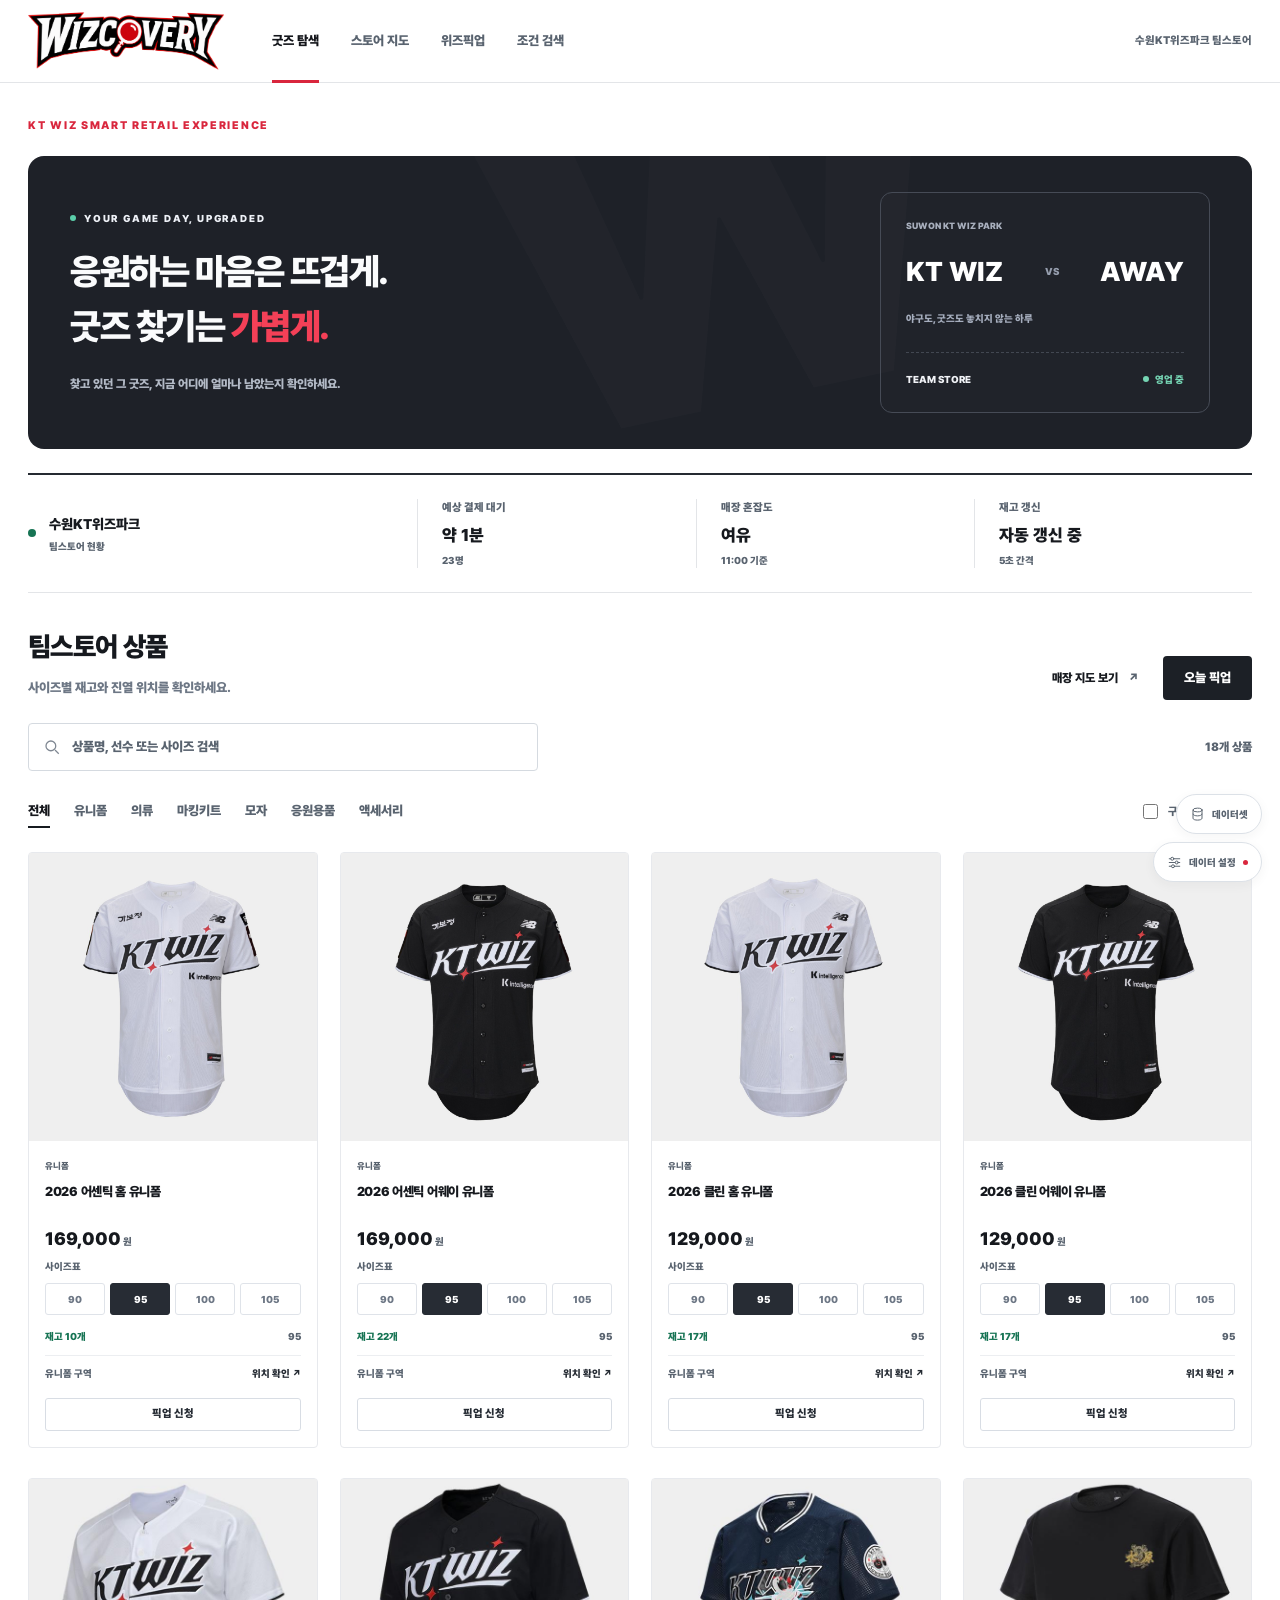
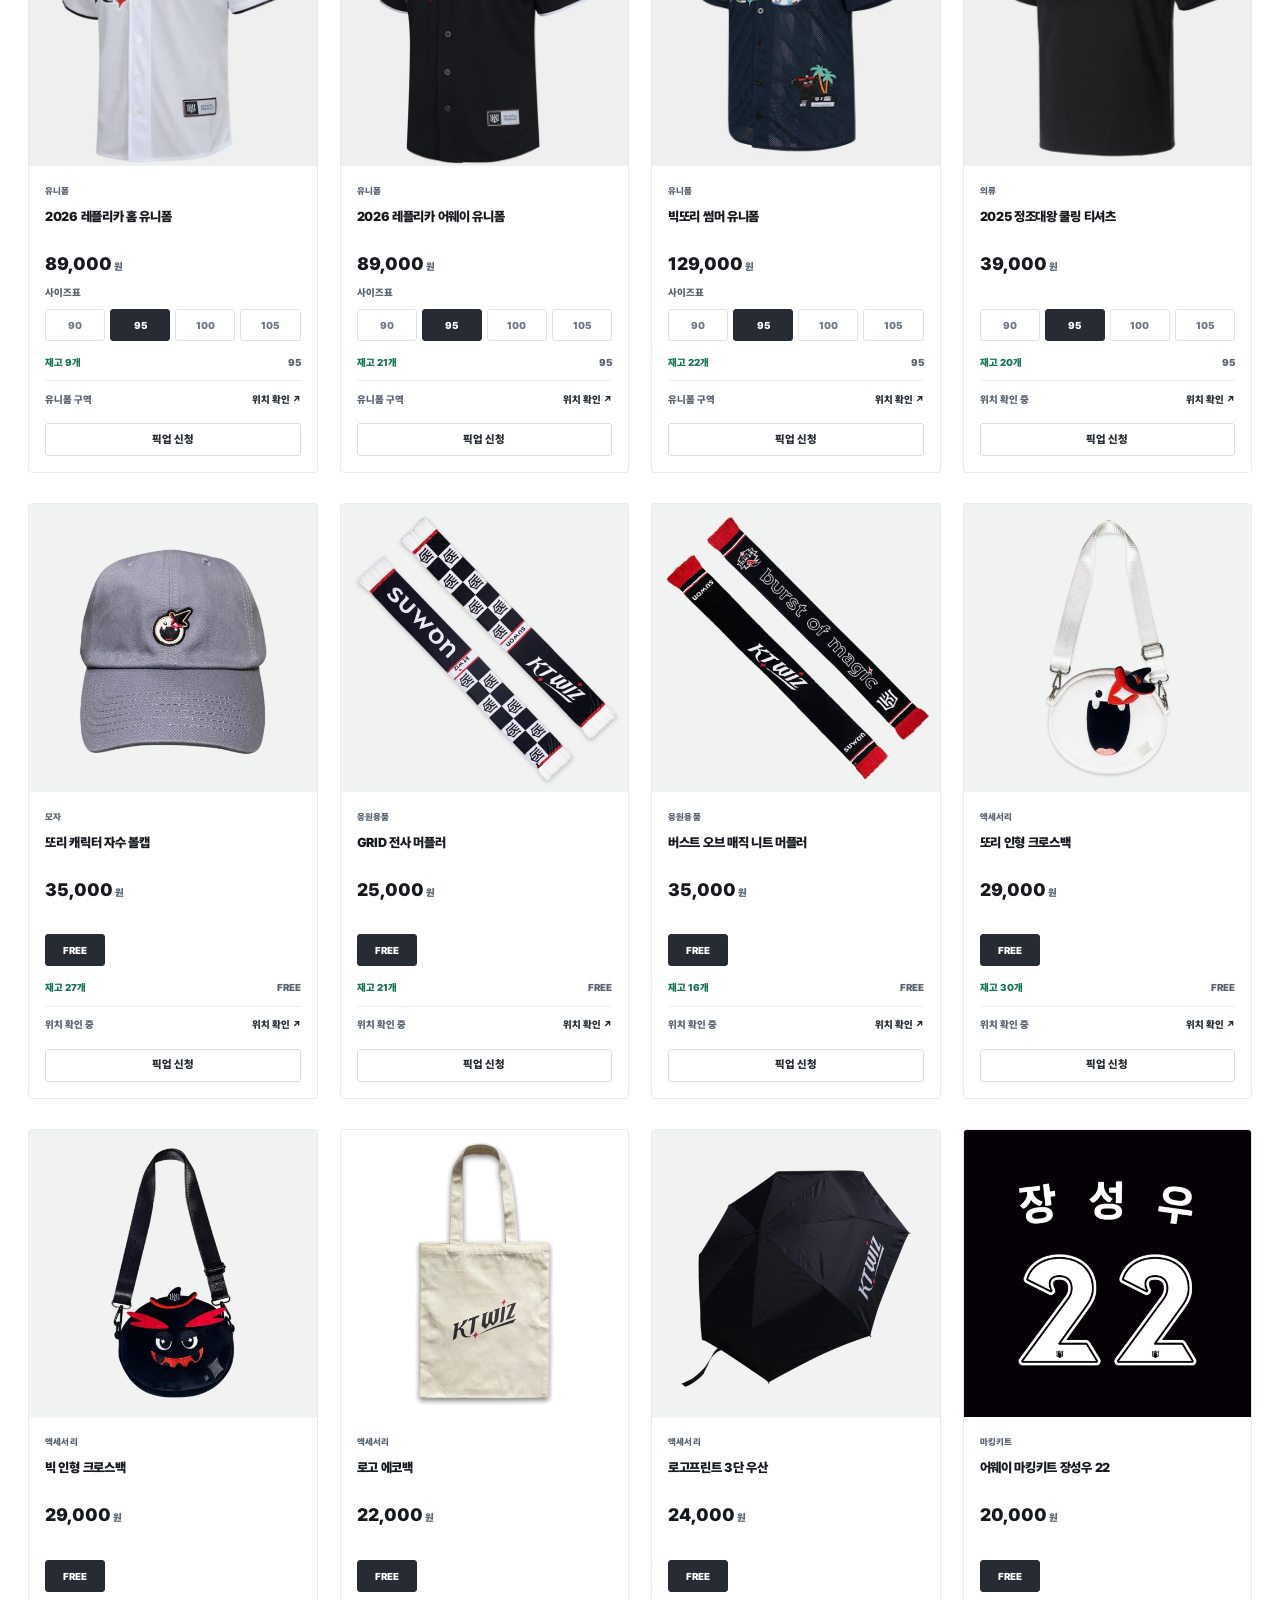
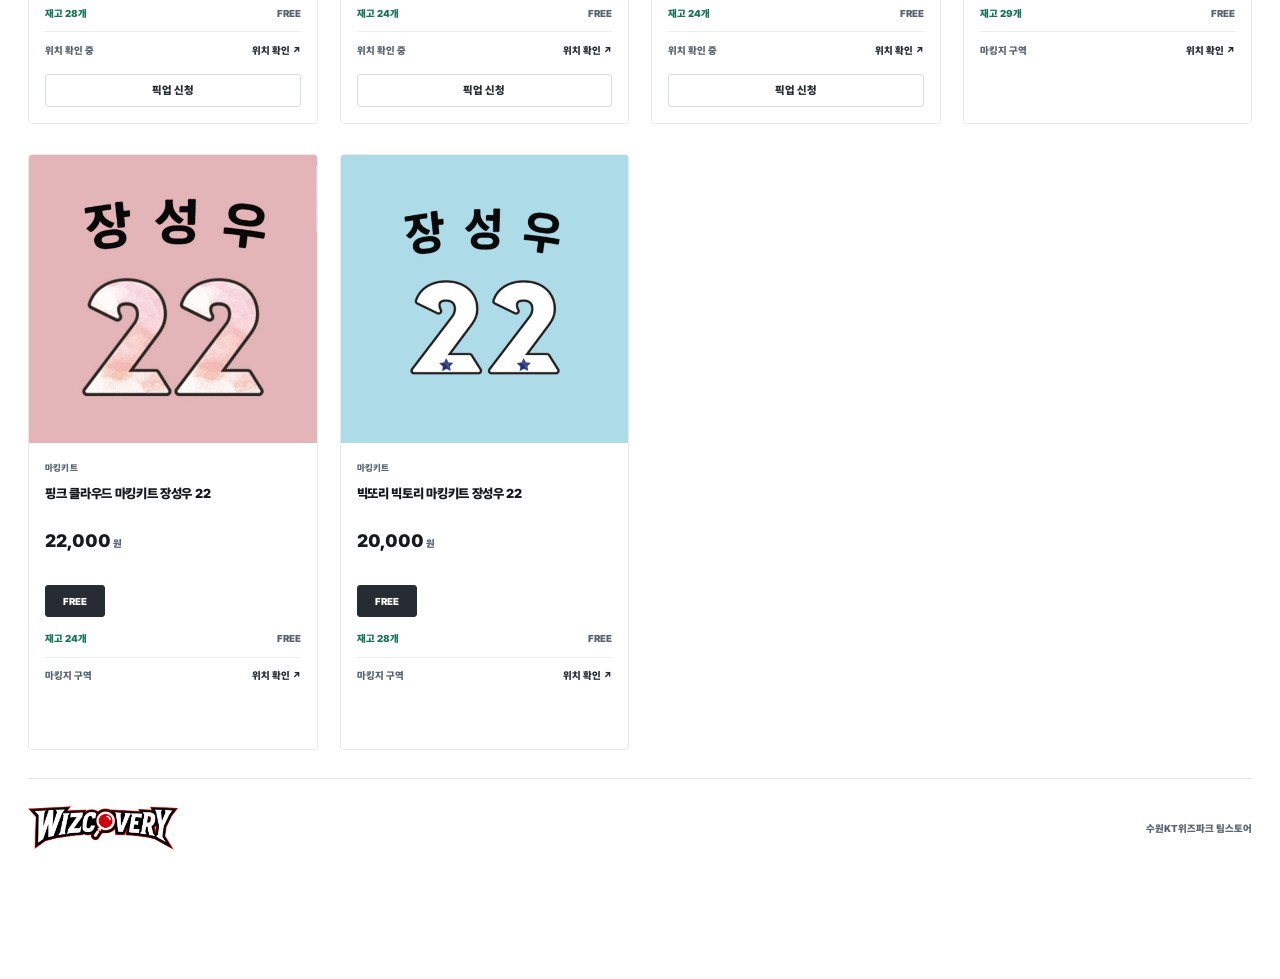
<file: index.html>
<!doctype html>
<html lang="ko"><head><meta charset="utf-8"><meta name="viewport" content="width=device-width,initial-scale=1"><title>굿즈 탐색 | WIZCOVERY</title><link rel="preload" as="font" href="assets/fonts/Pretendard-Black.otf" type="font/otf" crossorigin><link rel="stylesheet" href="typography.css?v=20261110-goods-layout"><link rel="stylesheet" href="experience.css?v=20261110-goods-layout"><link rel="stylesheet" href="ui.css?v=20261115-player-bundles"></head><body data-page="goods"><header class="site-header"><a class="brand" href="index.html" aria-label="WIZCOVERY 홈"><img class="brand-logo" src="assets/brand/wizcovery-logo.png" alt="WIZCOVERY" width="196" height="66" fetchpriority="high"></a><nav aria-label="주 메뉴"><a href="index.html" aria-current="page">굿즈 탐색</a><a href="store-map.html">스토어 지도</a><a href="pickup.html">위즈픽업</a><a href="smart.html">조건 검색</a></nav><span class="header-location">수원KT위즈파크 팀스토어</span></header><main><section class="home-feature" aria-labelledby="home-feature-title">
  <div class="feature-overline"><span>KT WIZ SMART RETAIL EXPERIENCE</span></div>
  <div class="home-hero">
    <div class="home-hero-copy"><p class="feature-label"><span aria-hidden="true"></span>YOUR GAME DAY, UPGRADED</p><h1 id="home-feature-title">응원하는 마음은 뜨겁게.<br>굿즈 찾기는 <em>가볍게.</em></h1><p class="feature-description">찾고 있던 그 굿즈, 지금 어디에 얼마나 남았는지 확인하세요.</p></div>
    <div class="feature-match" aria-label="경기 안내"><p class="match-venue">SUWON KT WIZ PARK</p><div class="match-teams"><span>KT WIZ</span><small>VS</small><span>AWAY</span></div><p class="match-description">야구도, 굿즈도 놓치지 않는 하루</p><div class="match-footer"><span class="match-store-label">TEAM STORE</span><span id="hero-store-state" class="match-state" data-open="false">상태 확인 중</span></div></div>
  </div>
</section><section class="store-summary" aria-label="매장 현황"><div class="store-identity"><span class="store-status-dot" aria-hidden="true"></span><div><strong>수원KT위즈파크</strong><span>팀스토어 현황</span></div></div><div class="stat"><small>예상 결제 대기</small><strong>—</strong><span class="extra"></span></div><div class="stat"><small>매장 혼잡도</small><strong>—</strong><span class="extra"></span></div><div class="stat"><small>재고 갱신</small><strong>—</strong><span class="extra"></span></div></section>
<section class="page-head"><div><h2>팀스토어 상품</h2><p>사이즈별 재고와 진열 위치를 확인하세요.</p></div><div class="page-actions"><a class="text-link" href="store-map.html">매장 지도 보기 <span aria-hidden="true">↗</span></a><a class="button button-dark" href="pickup.html">오늘 픽업</a></div></section><section id="discover" class="goods-workspace"><div class="catalog-toolbar"><label class="search"><svg viewBox="0 0 24 24" aria-hidden="true"><circle cx="10.5" cy="10.5" r="6.5"/><path d="m16 16 5 5"/></svg><input id="search" placeholder="상품명, 선수 또는 사이즈 검색" aria-label="상품 검색"></label><span id="count" class="catalog-count" aria-live="polite"></span></div><div class="catalog-filters"><div class="tabs" aria-label="상품 분류"><button class="on" data-cat="전체" aria-pressed="true">전체</button><button data-cat="유니폼" aria-pressed="false">유니폼</button><button data-cat="의류" aria-pressed="false">의류</button><button data-cat="마킹키트" aria-pressed="false">마킹키트</button><button data-cat="모자" aria-pressed="false">모자</button><button data-cat="응원용품" aria-pressed="false">응원용품</button><button data-cat="액세서리" aria-pressed="false">액세서리</button></div><label class="stock-toggle"><input type="checkbox" id="available"> 구매 가능한 상품만</label></div><div class="products" id="products" aria-live="polite"></div></section>
<footer><a class="footer-brand" href="index.html" aria-label="WIZCOVERY 홈"><img class="footer-logo" src="assets/brand/wizcovery-logo.png" alt="WIZCOVERY" width="150" height="50" loading="lazy"></a><span>수원KT위즈파크 팀스토어</span></footer><dialog id="detail" class="product-dialog"><button class="close" aria-label="닫기">×</button><p class="dialog-category" id="modal-label">대체 상품</p><h2 id="modal-title"></h2><div id="modal-content"></div><button class="primary" id="modal-done">닫기</button></dialog></main><script src="player-roster.js?v=20261115-roster"></script><script src="catalog.js?v=20261115-roster"></script><script src="browser-simulator.js?v=20261115-plain-copy"></script><script src="experience.js?v=20261115-plain-copy"></script><script src="product-art.js?v=20261110-goods-layout"></script><script src="goods.js?v=20261115-plain-copy"></script><script src="ontology.js?v=20261115-player-bundles"></script><script src="fan-data.js?v=20261115-plain-copy"></script><script src="dataset-viewer.js?v=20261115-roster"></script><script src="live-demo.js?v=20261115-plain-copy"></script><script src="ui.js?v=20261110-goods-layout"></script></body></html>
</file>
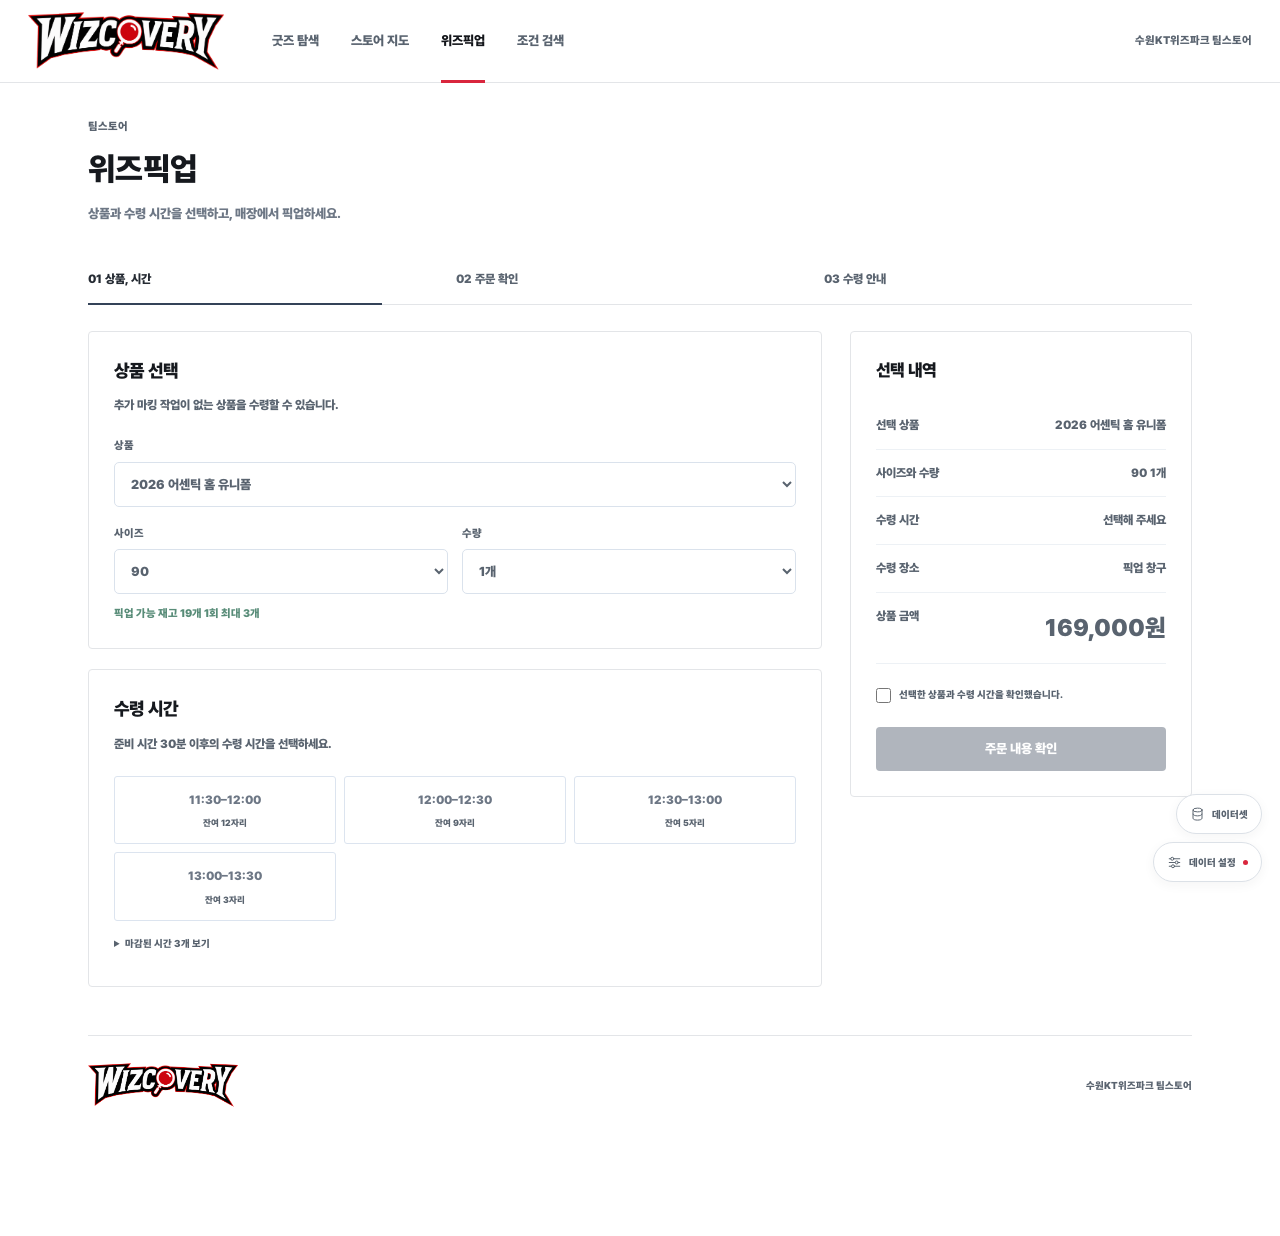
<file: pickup.html>
<!doctype html>
<html lang="ko"><head><meta charset="utf-8"><meta name="viewport" content="width=device-width,initial-scale=1"><title>위즈픽업 | WIZCOVERY</title><link rel="preload" as="font" href="assets/fonts/Pretendard-Black.otf" type="font/otf" crossorigin><link rel="stylesheet" href="typography.css?v=20261110-goods-layout"><link rel="stylesheet" href="experience.css?v=20261110-goods-layout"><link rel="stylesheet" href="ui.css?v=20261115-player-bundles"></head><body data-page="pickup"><header class="site-header"><a class="brand" href="index.html" aria-label="WIZCOVERY 홈"><img class="brand-logo" src="assets/brand/wizcovery-logo.png" alt="WIZCOVERY" width="196" height="66" fetchpriority="high"></a><nav aria-label="주 메뉴"><a href="index.html">굿즈 탐색</a><a href="store-map.html">스토어 지도</a><a href="pickup.html" aria-current="page">위즈픽업</a><a href="smart.html">조건 검색</a></nav><span class="header-location">수원KT위즈파크 팀스토어</span></header><main><section class="page-head"><div><p class="breadcrumb">팀스토어</p><h1>위즈픽업</h1><p>상품과 수령 시간을 선택하고, 매장에서 픽업하세요.</p></div></section><div class="steps" aria-label="픽업 단계"><span id="step1" class="active">01 상품, 시간</span><span>→</span><span id="step2">02 주문 확인</span><span>→</span><span id="step3">03 수령 안내</span></div>
<div id="choose" class="layout"><section><div class="card"><h2>상품 선택</h2><p>추가 마킹 작업이 없는 상품을 수령할 수 있습니다.</p><label for="product">상품</label><select id="product"></select><div class="field-row"><div><label for="size">사이즈</label><select id="size"></select></div><div><label for="quantity">수량</label><select id="quantity"></select></div></div><div id="stock" class="stock" aria-live="polite"></div></div><div class="card"><h2>수령 시간</h2><p>준비 시간 30분 이후의 수령 시간을 선택하세요.</p><div class="slots" id="slots"></div></div></section><aside><div class="card pickup-summary"><h2>선택 내역</h2><div class="summary"><span>선택 상품</span><span id="summary-product"></span></div><div class="summary"><span>사이즈와 수량</span><span id="summary-size"></span></div><div class="summary"><span>수령 시간</span><span id="summary-time">선택해 주세요</span></div><div class="summary"><span>수령 장소</span><span>픽업 창구</span></div><div class="summary"><span>상품 금액</span><span id="total" class="total"></span></div><label class="check"><input id="agree" type="checkbox"><span>선택한 상품과 수령 시간을 확인했습니다.</span></label><button id="review" class="primary" disabled>주문 내용 확인</button></div></aside></div>
<section id="review-screen" class="card ticket hidden"><div class="eyebrow red">CHECK YOUR PICKUP</div><h2 style="margin-top:12px">주문 내용 확인</h2><div id="review-details"></div><button id="confirm" class="primary">수령 정보 보기</button><button id="back" class="primary secondary">이전 단계</button></section>
<section id="ticket" class="card ticket hidden" aria-live="polite"><div id="status" class="status"></div><h2 id="ticket-title" style="margin-top:12px"></h2><div id="ticket-details"></div><div class="code"><small>수령 번호</small><b id="order-code"></b></div><div class="notice" id="ticket-note"></div><button id="ready" class="primary">준비 완료 화면 보기</button><button id="reminder" class="primary secondary">경기 1시간 전 알림 미리보기</button><button id="cancel" class="primary secondary">픽업 취소</button><button id="restart" class="primary secondary hidden">다시 선택하기</button><a class="link" href="store-map.html">매장 지도 보기 →</a></section>
<footer><a class="footer-brand" href="index.html" aria-label="WIZCOVERY 홈"><img class="footer-logo" src="assets/brand/wizcovery-logo.png" alt="WIZCOVERY" width="150" height="50" loading="lazy"></a><span>수원KT위즈파크 팀스토어</span></footer></main><script src="player-roster.js?v=20261115-roster"></script><script src="catalog.js?v=20261115-roster"></script><script src="browser-simulator.js?v=20261115-plain-copy"></script><script src="experience.js?v=20261115-plain-copy"></script><script src="product-art.js?v=20261110-goods-layout"></script><script src="pickup.js?v=20261115-plain-copy"></script><script src="ontology.js?v=20261115-player-bundles"></script><script src="fan-data.js?v=20261115-plain-copy"></script><script src="dataset-viewer.js?v=20261115-roster"></script><script src="live-demo.js?v=20261115-plain-copy"></script><script src="ui.js?v=20261110-goods-layout"></script></body></html>
</file>
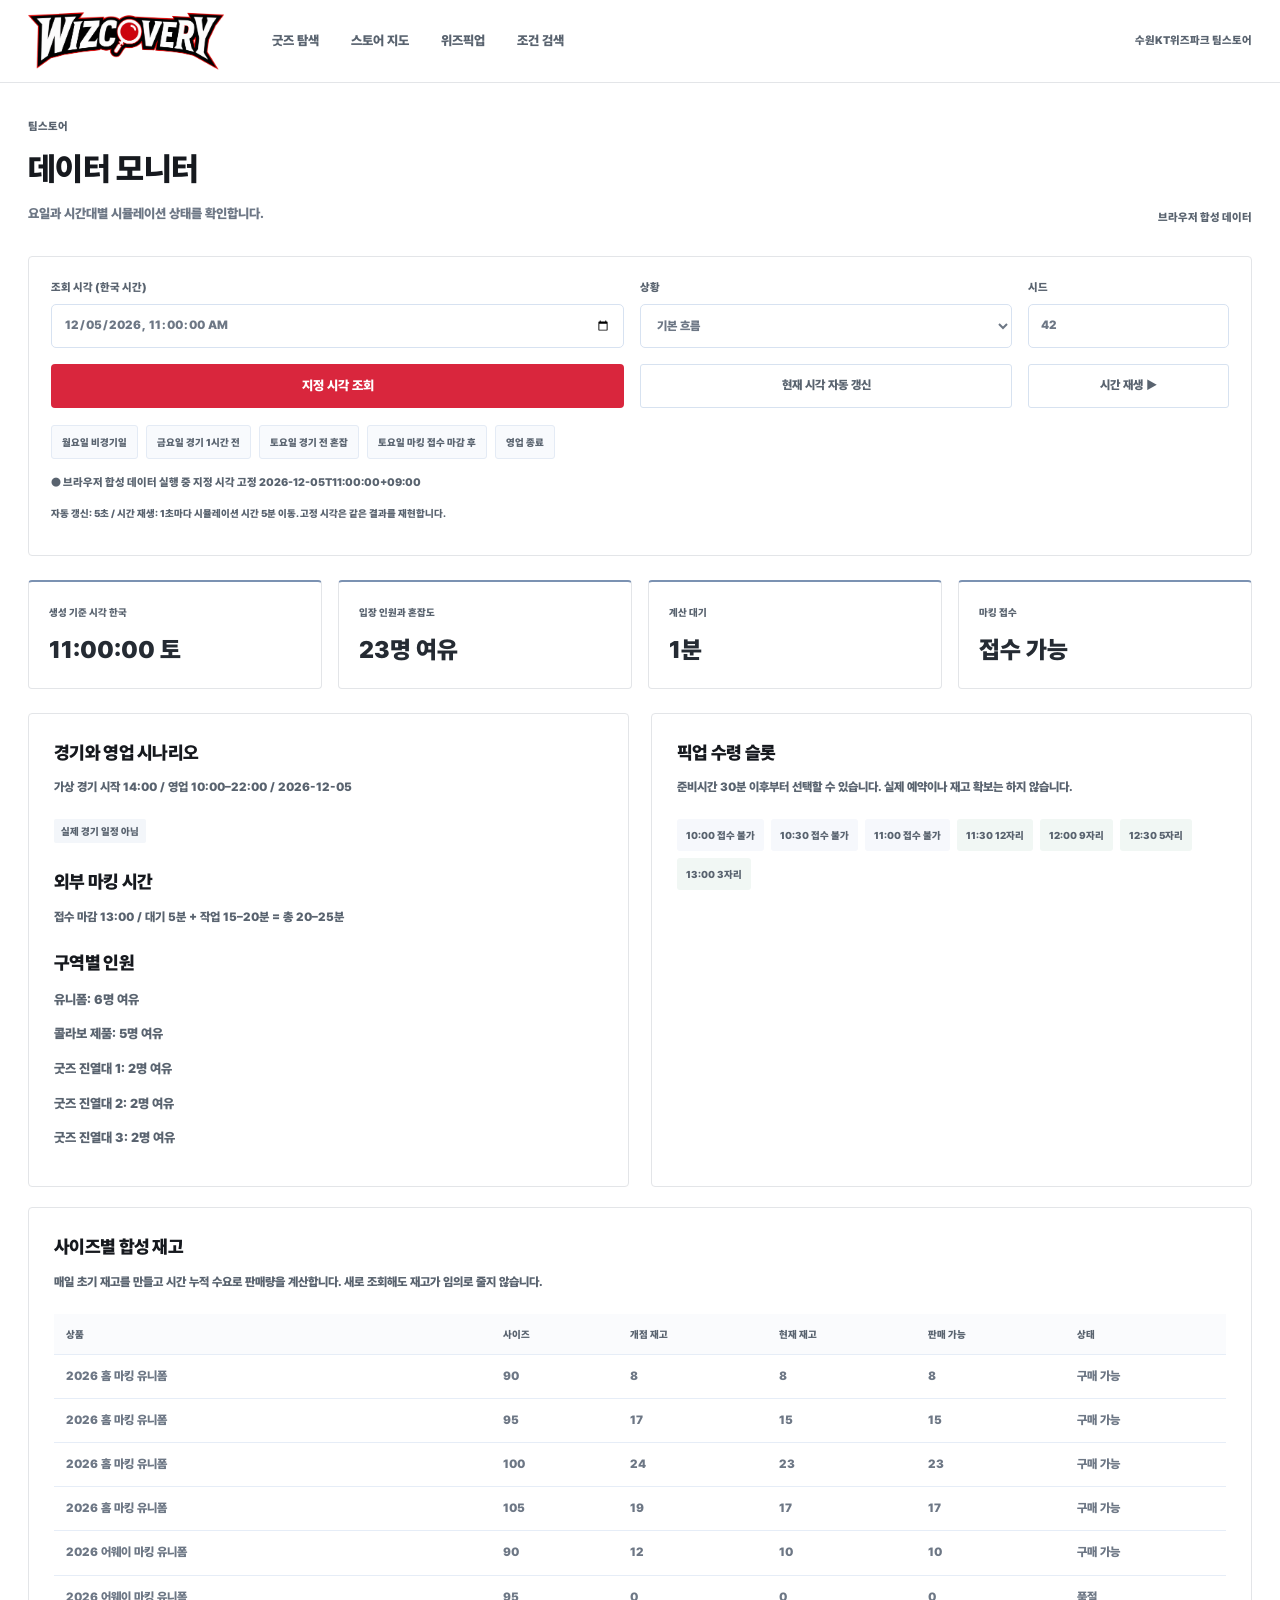
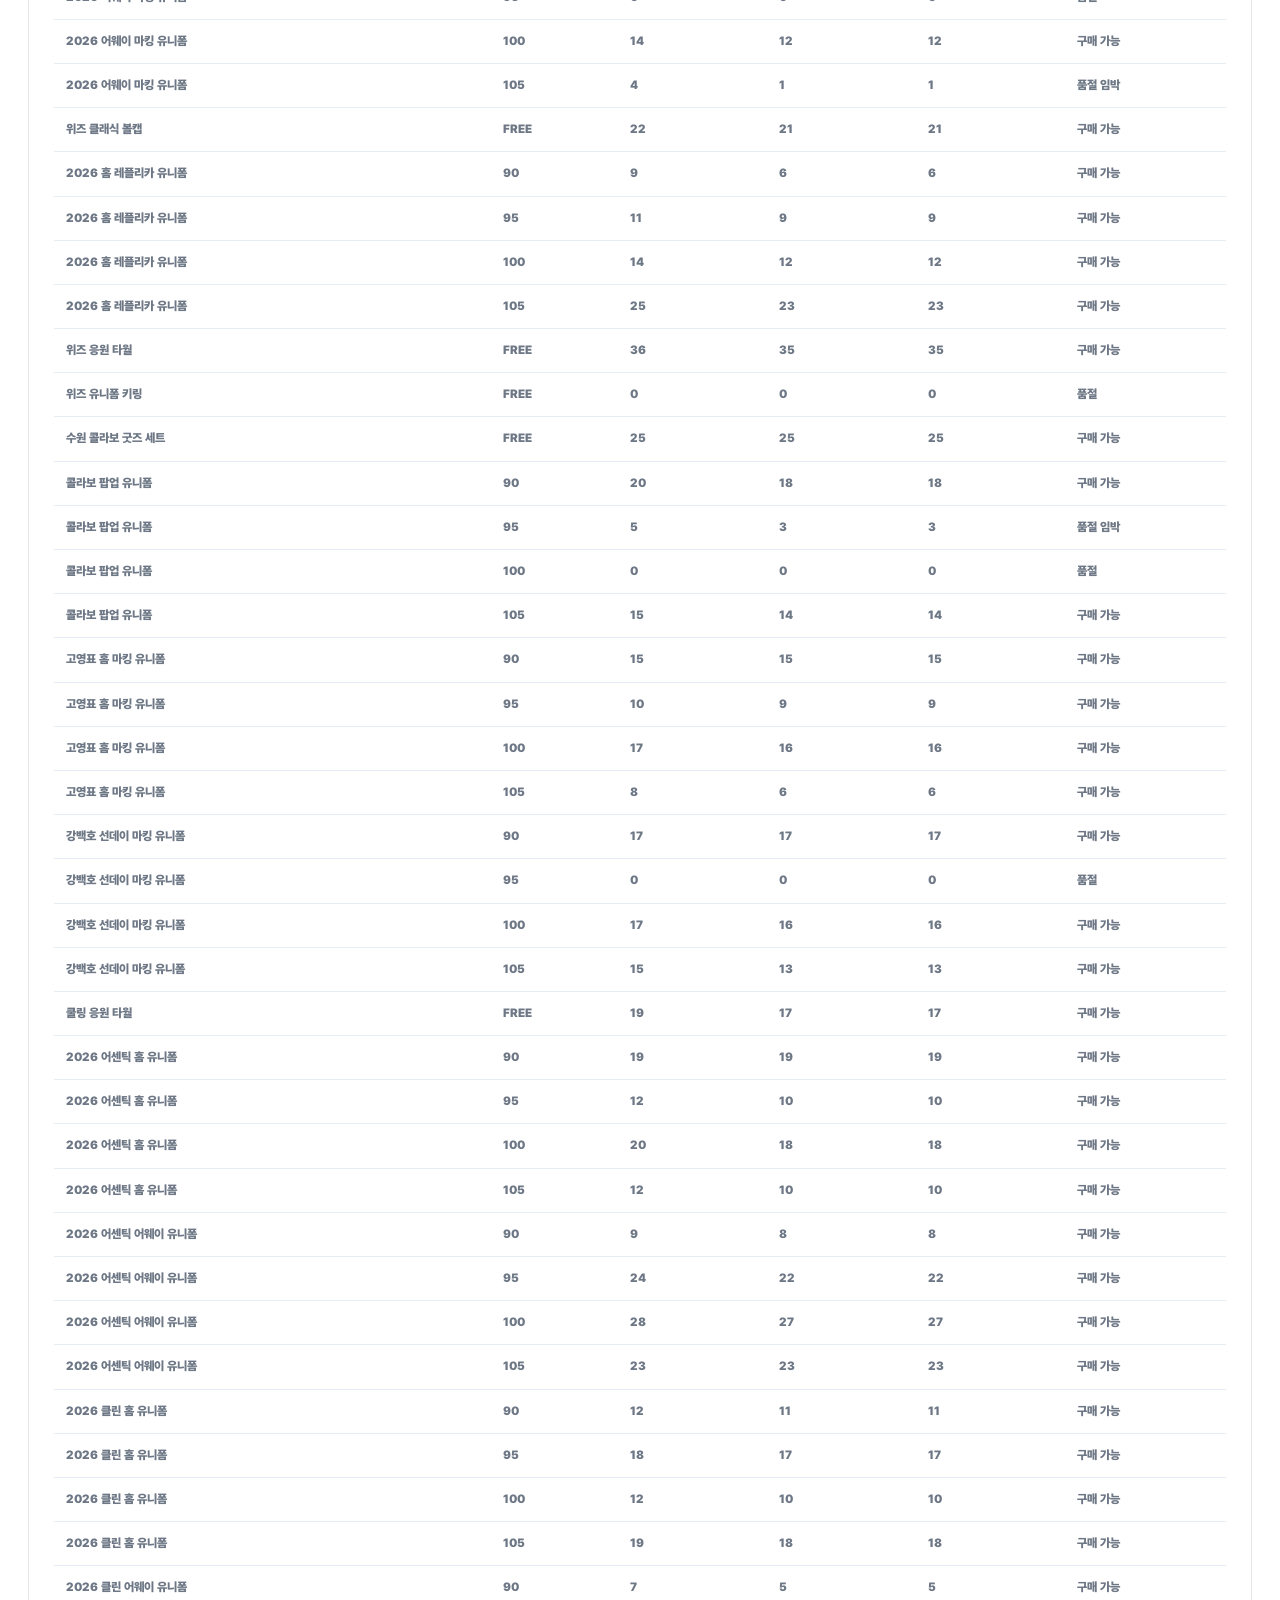
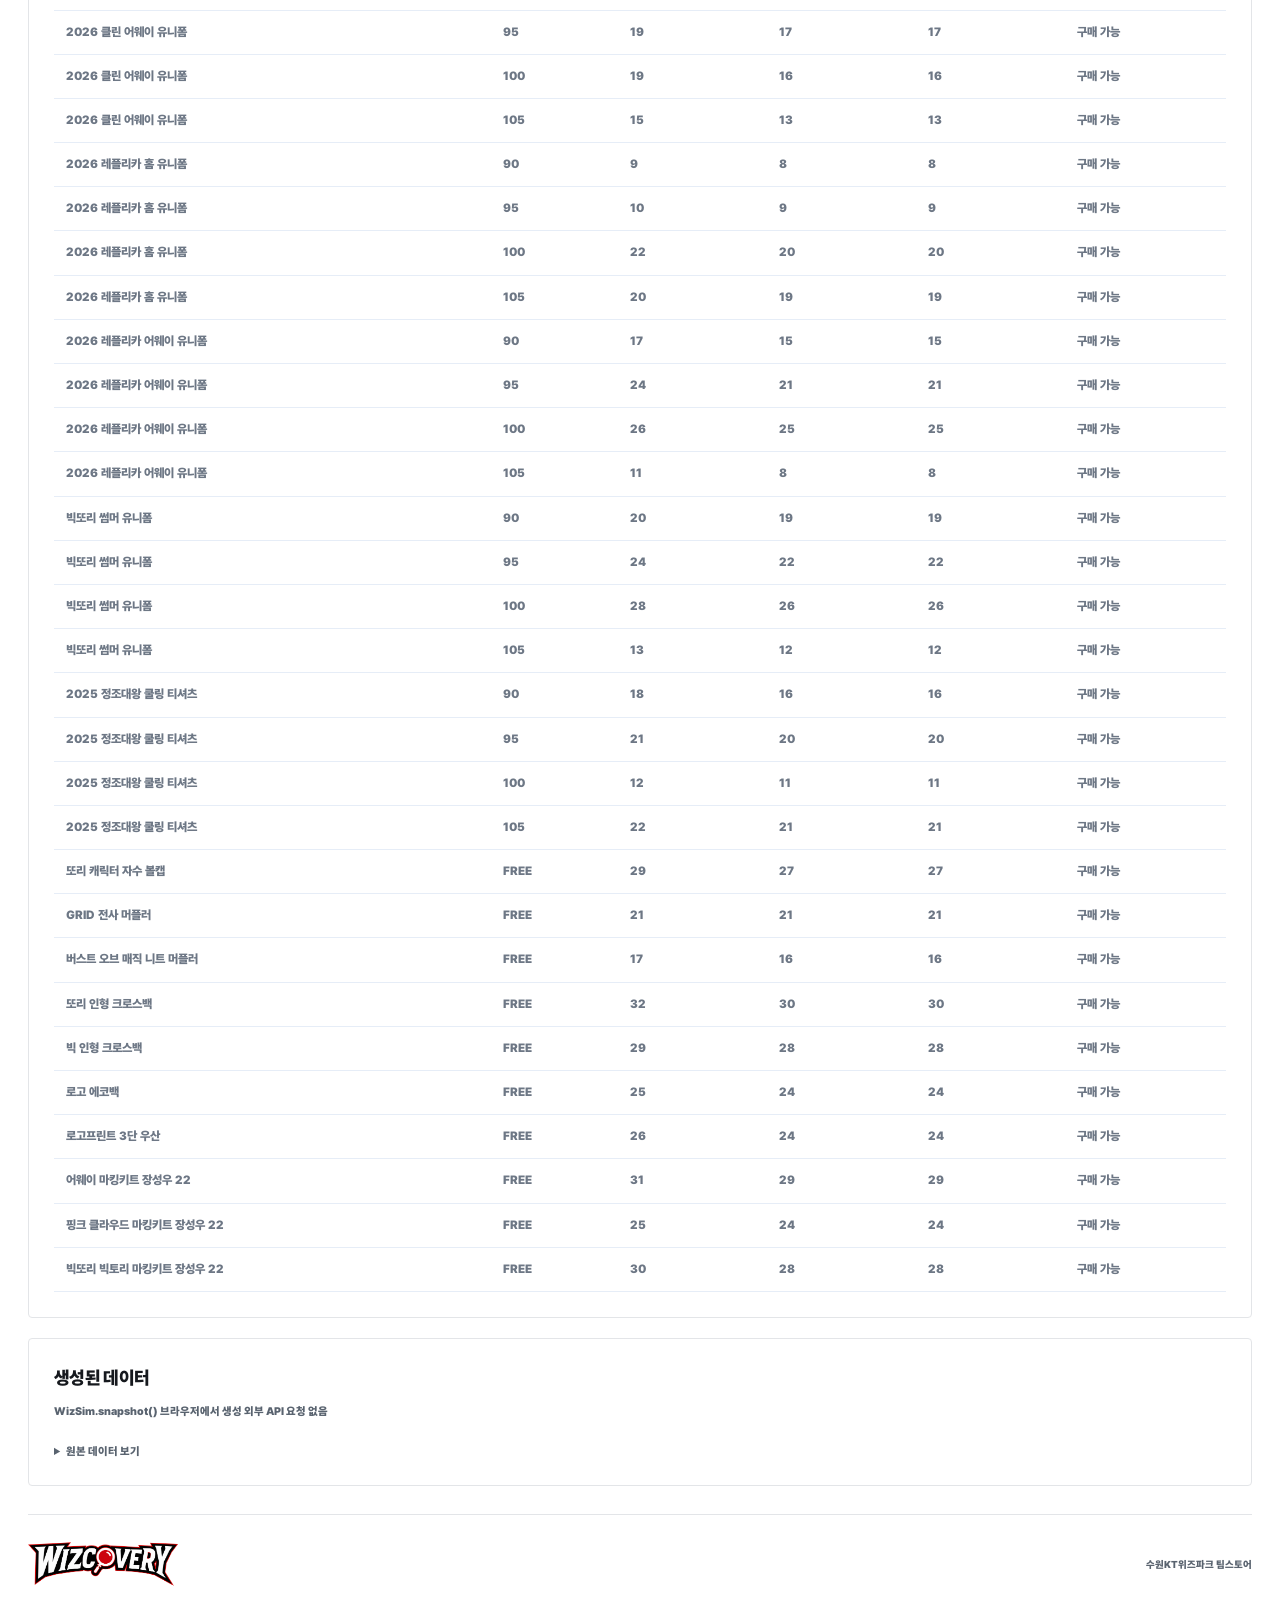
<file: simulator.html>
<!doctype html>
<html lang="ko"><head><meta charset="utf-8"><meta name="viewport" content="width=device-width,initial-scale=1"><title>데이터 모니터 | WIZCOVERY</title><link rel="preload" as="font" href="assets/fonts/Pretendard-Black.otf" type="font/otf" crossorigin><link rel="stylesheet" href="typography.css?v=20261110-goods-layout"><link rel="stylesheet" href="experience.css?v=20261110-goods-layout"><link rel="stylesheet" href="ui.css?v=20261115-player-bundles"></head><body data-page="lab"><header class="site-header"><a class="brand" href="index.html" aria-label="WIZCOVERY 홈"><img class="brand-logo" src="assets/brand/wizcovery-logo.png" alt="WIZCOVERY" width="196" height="66" fetchpriority="high"></a><nav aria-label="주 메뉴"><a href="index.html">굿즈 탐색</a><a href="store-map.html">스토어 지도</a><a href="pickup.html">위즈픽업</a><a href="smart.html">조건 검색</a></nav><span class="header-location">수원KT위즈파크 팀스토어</span></header><main><section class="page-head"><div><p class="breadcrumb">팀스토어</p><h1>데이터 모니터</h1><p>요일과 시간대별 시뮬레이션 상태를 확인합니다.</p></div><span class="page-meta">브라우저 합성 데이터</span></section><section class="controls"><form id="controls"><label>조회 시각 (한국 시간)<input type="datetime-local" id="at" step="1"></label><label>상황<select id="scenario"><option value="normal">기본 흐름</option><option value="busy">혼잡 경기</option><option value="soldout">인기 유니폼 95 품절</option><option value="restock">16시 재입고</option></select></label><label>시드<input id="seed" type="number" min="0" max="2147483647" value="42"></label><button class="primary">지정 시각 조회</button><button type="button" id="live">현재 시각 자동 갱신</button><button type="button" id="play">시간 재생 ▶</button></form><div class="presets"><button data-time="2026-11-09T13:00">월요일 비경기일</button><button data-time="2026-11-13T17:30">금요일 경기 1시간 전</button><button data-time="2026-11-14T12:50">토요일 경기 전 혼잡</button><button data-time="2026-11-14T14:00">토요일 마킹 접수 마감 후</button><button data-time="2026-11-14T23:00">영업 종료</button></div><div id="status" class="status" role="status">데이터 준비 중…</div><p class="muted">자동 갱신: 5초 / 시간 재생: 1초마다 시뮬레이션 시간 5분 이동. 고정 시각은 같은 결과를 재현합니다.</p></section><div class="metrics"><div class="card"><span>생성 기준 시각 한국</span><strong id="clock">—</strong></div><div class="card"><span>입장 인원과 혼잡도</span><strong id="crowd">—</strong></div><div class="card"><span>계산 대기</span><strong id="wait">—</strong></div><div class="card"><span>마킹 접수</span><strong id="accepting">—</strong></div></div><div class="grid"><section class="card"><h2>경기와 영업 시나리오</h2><p id="schedule">—</p><span class="badge">실제 경기 일정 아님</span><h2 style="margin-top:25px">외부 마킹 시간</h2><p id="marking">—</p><h2>구역별 인원</h2><div id="zones"></div></section><section class="card"><h2>픽업 수령 슬롯</h2><p>준비시간 30분 이후부터 선택할 수 있습니다. 실제 예약이나 재고 확보는 하지 않습니다.</p><div id="slots"></div></section></div><section class="card"><h2>사이즈별 합성 재고</h2><p>매일 초기 재고를 만들고 시간 누적 수요로 판매량을 계산합니다. 새로 조회해도 재고가 임의로 줄지 않습니다.</p><div class="table-wrap"><table><thead><tr><th>상품</th><th>사이즈</th><th>개점 재고</th><th>현재 재고</th><th>판매 가능</th><th>상태</th></tr></thead><tbody id="inventory"></tbody></table></div></section><section class="card"><h2>생성된 데이터</h2><p id="request-path"></p><details><summary>원본 데이터 보기</summary><pre id="json"></pre></details></section><footer><a class="footer-brand" href="index.html" aria-label="WIZCOVERY 홈"><img class="footer-logo" src="assets/brand/wizcovery-logo.png" alt="WIZCOVERY" width="150" height="50" loading="lazy"></a><span>수원KT위즈파크 팀스토어</span></footer></main><script src="player-roster.js?v=20261115-roster"></script><script src="catalog.js?v=20261115-roster"></script><script src="browser-simulator.js?v=20261115-plain-copy"></script><script src="simulator-dashboard.js?v=20261115-plain-copy"></script><script src="ui.js?v=20261110-goods-layout"></script></body></html>
</file>
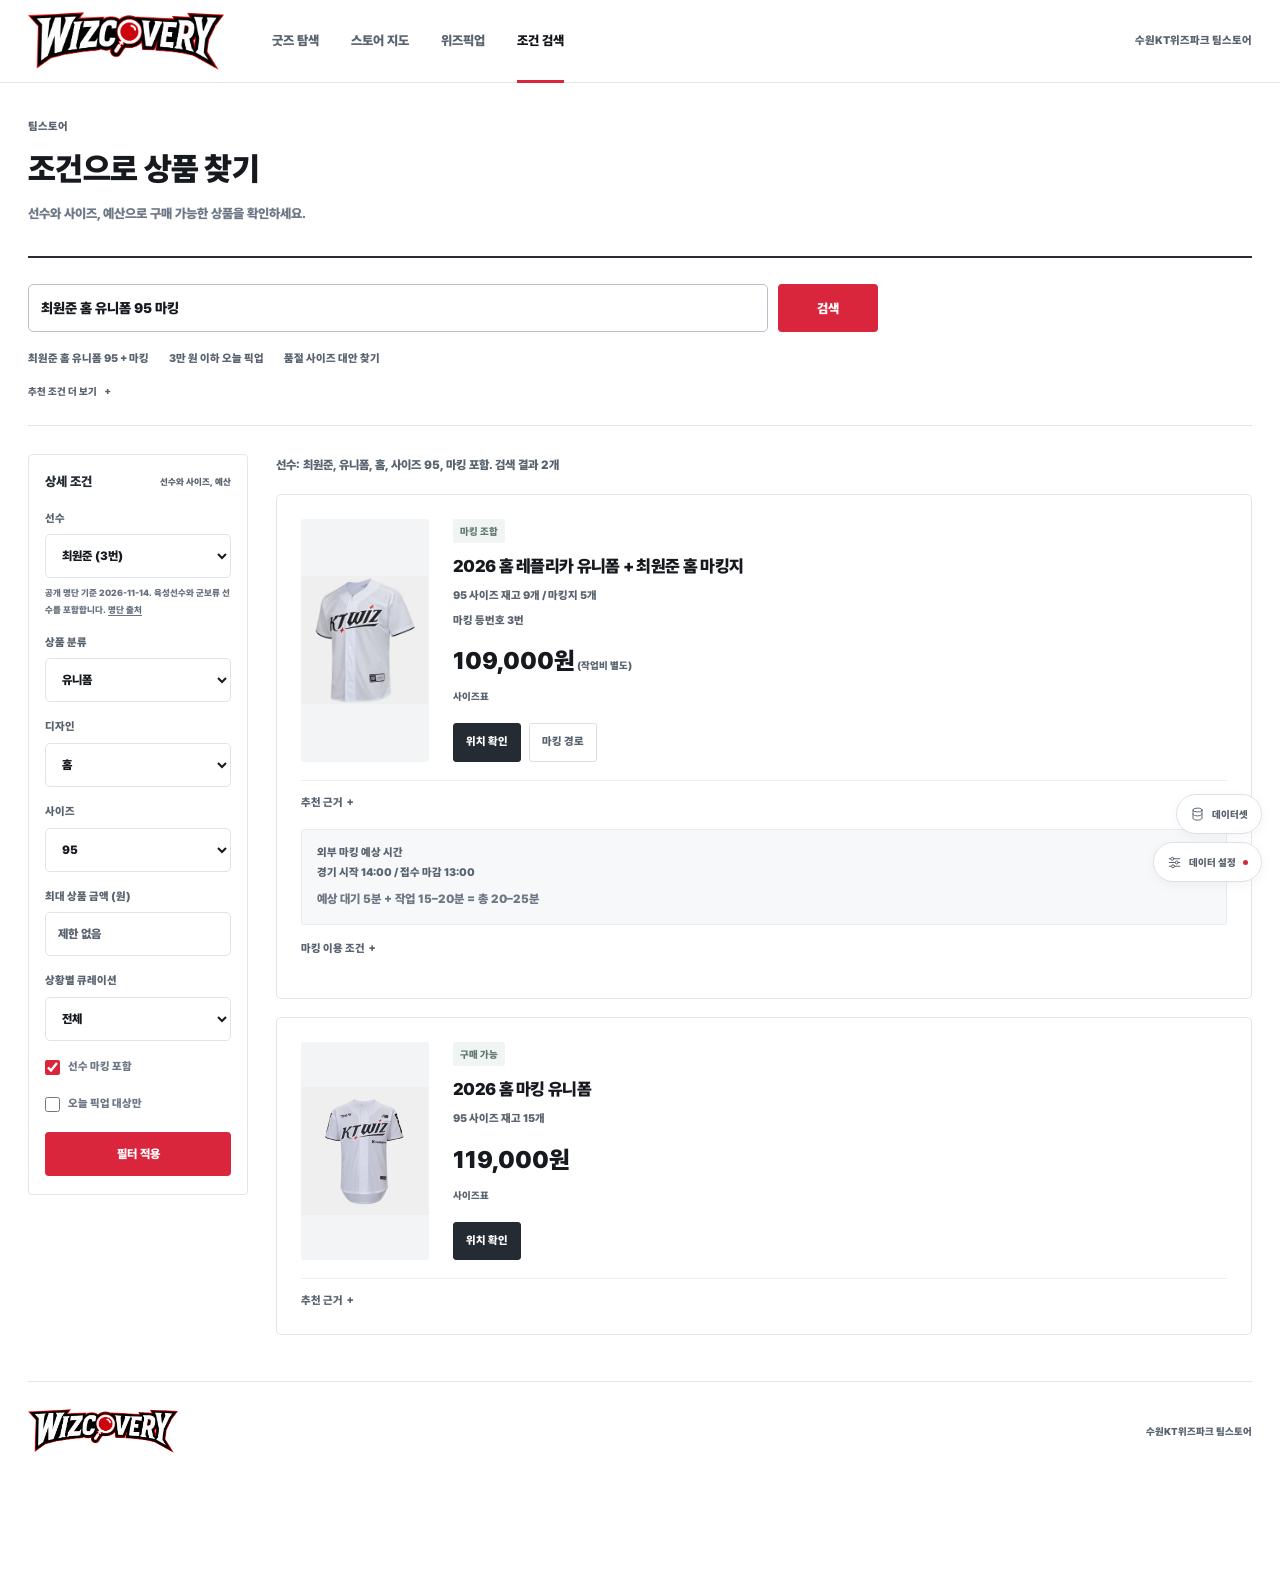
<file: smart.html>
<!doctype html>
<html lang="ko"><head><meta charset="utf-8"><meta name="viewport" content="width=device-width,initial-scale=1"><title>조건 검색 | WIZCOVERY</title><link rel="preload" as="font" href="assets/fonts/Pretendard-Black.otf" type="font/otf" crossorigin><link rel="stylesheet" href="typography.css?v=20261110-goods-layout"><link rel="stylesheet" href="experience.css?v=20261110-goods-layout"><link rel="stylesheet" href="ui.css?v=20261115-player-bundles"></head><body data-page="smart"><header class="site-header"><a class="brand" href="index.html" aria-label="WIZCOVERY 홈"><img class="brand-logo" src="assets/brand/wizcovery-logo.png" alt="WIZCOVERY" width="196" height="66" fetchpriority="high"></a><nav aria-label="주 메뉴"><a href="index.html">굿즈 탐색</a><a href="store-map.html">스토어 지도</a><a href="pickup.html">위즈픽업</a><a href="smart.html" aria-current="page">조건 검색</a></nav><span class="header-location">수원KT위즈파크 팀스토어</span></header><main><section class="page-head"><div><p class="breadcrumb">팀스토어</p><h1>조건으로 상품 찾기</h1><p>선수와 사이즈, 예산으로 구매 가능한 상품을 확인하세요.</p></div></section><section class="smart-search"><form class="query" id="query-form"><input id="query" aria-label="상품 조건 질문" placeholder="최원준 홈 유니폼 95 마킹하고 싶어" maxlength="180"><button class="primary">검색</button></form><div class="examples"><button data-query="최원준 홈 유니폼 95 마킹">최원준 홈 유니폼 95 + 마킹</button><button data-query="3만원 이하 오늘 픽업할 응원 굿즈">3만 원 이하 오늘 픽업</button><button data-query="최원준 어웨이 유니폼 95">품절 사이즈 대안 찾기</button></div><details class="more-examples"><summary>추천 조건 더 보기 <span>＋</span></summary><div class="examples"><button data-query="고영표 홈 유니폼 95">고영표 홈 95</button><button data-query="장성우 어웨이 마킹키트">장성우 어웨이 마킹키트</button><button data-query="입문자용 풀세트">입문자용 풀세트</button><button data-query="원정 응원용 패키지">원정 응원용 패키지</button><button data-query="여름 시즌 쿨링 굿즈">여름 시즌 쿨링 굿즈</button></div></details></section><div class="layout"><aside><details class="filter-drawer"><summary>상세 조건 <span>선수와 사이즈, 예산</span></summary><form id="filters" class="filter-form"><h2>상세 조건</h2><div><label for="player">선수</label><select id="player"><option value="">전체</option></select></div><div><label for="kind">상품 분류</label><select id="kind"><option value="">전체</option><option>유니폼</option><option>의류</option><option>마킹키트</option><option>응원용품</option><option>모자</option><option>액세서리</option></select></div><div><label for="style">디자인</label><select id="style"><option value="">전체</option><option value="home">홈</option><option value="away">어웨이 / 원정</option><option value="sunday">선데이</option></select></div><div><label for="size">사이즈</label><select id="size"><option value="">전체</option><option>90</option><option>95</option><option>100</option><option>105</option><option>FREE</option></select></div><div><label for="budget">최대 상품 금액 (원)</label><input id="budget" type="number" min="0" step="1000" placeholder="제한 없음"></div><div><label for="tag">상황별 큐레이션</label><select id="tag"><option value="">전체</option><option value="tag:starter">입문자용 풀세트</option><option value="tag:away">원정 응원용 패키지</option><option value="tag:summer">여름 시즌 쿨링 굿즈</option></select></div><label class="check"><input type="checkbox" id="marking">선수 마킹 포함</label><label class="check"><input type="checkbox" id="pickup">오늘 픽업 대상만</label><button class="primary">필터 적용</button></form></details></aside><section><div class="summary" id="conditions" aria-live="polite"></div><div id="results" aria-live="polite"></div></section></div><footer><a class="footer-brand" href="index.html" aria-label="WIZCOVERY 홈"><img class="footer-logo" src="assets/brand/wizcovery-logo.png" alt="WIZCOVERY" width="150" height="50" loading="lazy"></a><span>수원KT위즈파크 팀스토어</span></footer></main><script src="player-roster.js?v=20261115-roster"></script><script src="catalog.js?v=20261115-roster"></script><script src="browser-simulator.js?v=20261115-plain-copy"></script><script src="experience.js?v=20261115-plain-copy"></script><script src="product-art.js?v=20261110-goods-layout"></script><script src="ontology.js?v=20261115-player-bundles"></script><script src="smart.js?v=20261115-player-bundles"></script><script src="fan-data.js?v=20261115-plain-copy"></script><script src="dataset-viewer.js?v=20261115-roster"></script><script src="live-demo.js?v=20261115-plain-copy"></script><script src="ui.js?v=20261110-goods-layout"></script></body></html>
</file>
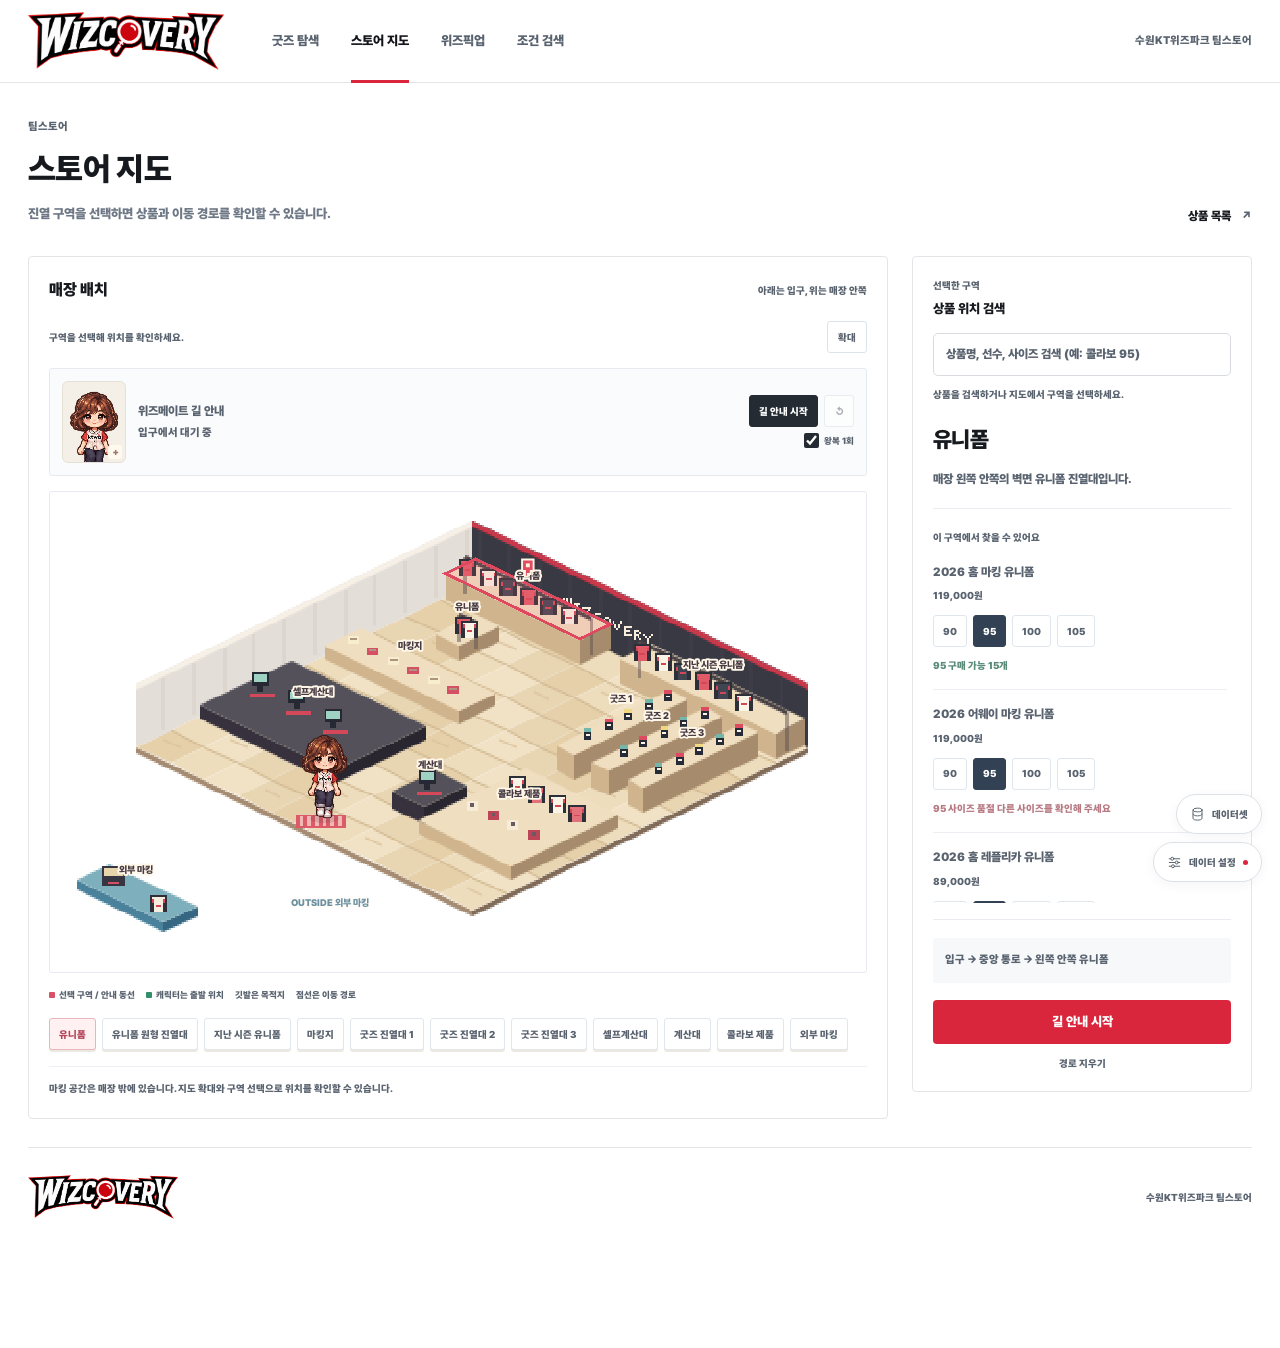
<file: store-map.html>
<!doctype html>
<html lang="ko"><head><meta charset="utf-8"><meta name="viewport" content="width=device-width,initial-scale=1"><title>스토어 지도 | WIZCOVERY</title><link rel="preload" as="font" href="assets/fonts/Pretendard-Black.otf" type="font/otf" crossorigin><link rel="stylesheet" href="typography.css?v=20261110-goods-layout"><link rel="stylesheet" href="experience.css?v=20261110-goods-layout"><link rel="stylesheet" href="pixel-store.css?v=20261114-mobile-scroll"><link rel="preload" as="image" href="assets/characters/wizmate-walk-atlas.png"><link rel="stylesheet" href="ui.css?v=20261115-player-bundles"></head><body data-page="map"><header class="site-header"><a class="brand" href="index.html" aria-label="WIZCOVERY 홈"><img class="brand-logo" src="assets/brand/wizcovery-logo.png" alt="WIZCOVERY" width="196" height="66" fetchpriority="high"></a><nav aria-label="주 메뉴"><a href="index.html">굿즈 탐색</a><a href="store-map.html" aria-current="page">스토어 지도</a><a href="pickup.html">위즈픽업</a><a href="smart.html">조건 검색</a></nav><span class="header-location">수원KT위즈파크 팀스토어</span></header><main><section class="page-head"><div><p class="breadcrumb">팀스토어</p><h1>스토어 지도</h1><p>진열 구역을 선택하면 상품과 이동 경로를 확인할 수 있습니다.</p></div><a class="text-link" href="index.html">상품 목록 <span aria-hidden="true">↗</span></a></section><div class="layout"><section class="panel"><div class="map-heading"><strong>매장 배치</strong><span>아래는 입구, 위는 매장 안쪽</span></div><div class="view-toolbar"><span>구역을 선택해 위치를 확인하세요.</span><span>구역을 누르면 상품과 동선을 확인할 수 있어요</span></div><div class="floor-scroll" tabindex="0" aria-label="입체 매장 지도. 작은 화면에서는 좌우로 스크롤할 수 있습니다."><svg id="iso-map" viewBox="-30 40 850 490" role="group" aria-label="입체 팀스토어 배치도"></svg></div><div class="legend"><span><i></i>선택 구역 / 안내 동선</span><span><i class="blue" style="background:#328e6b"></i>캐릭터는 출발 위치</span><span>깃발은 목적지</span><span>점선은 이동 경로</span></div><p class="note">마킹 공간은 매장 밖에 있습니다. 지도 확대와 구역 선택으로 위치를 확인할 수 있습니다.</p></section>
<aside><section class="panel zone-detail" id="zone-detail"><div class="zone-label">선택한 구역</div><label for="search" style="display:block;margin-top:8px;font-weight:700">상품 위치 검색</label><input class="search" id="search" placeholder="상품명, 선수, 사이즈 검색 (예: 콜라보 95)"><div class="results" id="results" aria-label="상품 검색 결과" aria-live="polite"></div><div aria-live="polite"><div class="zone-label" id="label"></div><h2 id="title"></h2><p id="description"></p><div class="items"><small>이 구역에서 찾을 수 있어요</small><div id="items"></div></div><div class="route-info" id="directions"></div></div><button class="route-button" id="route-button">길 안내 시작</button><button class="reset" id="reset">경로 지우기</button></section></aside></div><footer><a class="footer-brand" href="index.html" aria-label="WIZCOVERY 홈"><img class="footer-logo" src="assets/brand/wizcovery-logo.png" alt="WIZCOVERY" width="150" height="50" loading="lazy"></a><span>수원KT위즈파크 팀스토어</span></footer></main><script src="player-roster.js?v=20261115-roster"></script><script src="catalog.js?v=20261115-roster"></script><script src="browser-simulator.js?v=20261115-plain-copy"></script><script src="experience.js?v=20261115-plain-copy"></script><script src="product-art.js?v=20261110-goods-layout"></script><script src="character-art.js?v=20261110-goods-layout"></script><script src="pixel-store.js?v=20261115-plain-copy"></script><script src="ontology.js?v=20261115-player-bundles"></script><script src="store-map.js?v=20261115-player-bundles"></script><script src="fan-data.js?v=20261115-plain-copy"></script><script src="dataset-viewer.js?v=20261115-roster"></script><script src="live-demo.js?v=20261115-plain-copy"></script><script src="ui.js?v=20261110-goods-layout"></script></body></html>
</file>
<file: typography.css>
@font-face {
  font-family: 'Wiz Pretendard Black';
  src: url('./assets/fonts/Pretendard-Black.otf') format('opentype');
  font-style: normal;
  font-weight: 900;
  font-display: swap;
}

/* Use the uploaded Black face consistently, including controls and SVG labels. */
html, body, body *, body *::before, body *::after, input::placeholder, textarea::placeholder, summary::marker {
  font-family: 'Wiz Pretendard Black', sans-serif !important;
  font-weight: 900 !important;
  font-synthesis: none;
}
</file>
<file: experience.css>
/* Shared dialog, marking and notification styles are defined in ui.css. */
</file>
<file: ui.css>
/* WIZCOVERY retail interface: one shared layout, no page-specific style stacks. */
:root{--ink:#16191e;--muted:#68717f;--subtle:#737d8a;--line:#e3e5e8;--surface:#f5f6f7;--red:#d9263d;--green:#177454;--radius:5px;--page-width:1280px}
*{box-sizing:border-box}html{scroll-behavior:smooth}body{margin:0;background:#fff;color:var(--ink);font-size:14px;line-height:1.6;-webkit-font-smoothing:antialiased}a{color:inherit;text-decoration:none}button,input,select,textarea{font:inherit;color:inherit}button,a,input,select,summary{-webkit-tap-highlight-color:transparent}button{cursor:pointer}button:disabled{cursor:default;opacity:.45}input[type=checkbox]{accent-color:var(--red);width:15px;height:15px;flex:none}input,select{max-width:100%}input:not([type=checkbox]),select{border:1px solid #d8dce1;background:#fff;border-radius:var(--radius);min-height:44px;padding:10px 12px;font-size:13px}input::placeholder{color:#59636f}button:focus-visible,a:focus-visible,summary:focus-visible,input:focus-visible,select:focus-visible{outline:2px solid #386ed9;outline-offset:3px}p{font-size:13px;line-height:1.9;color:var(--muted);margin:10px 0}h1,h2,h3{color:var(--ink);margin:0;letter-spacing:-.7px}h1{font-size:32px;line-height:1.4}h2{font-size:20px;line-height:1.6}h3{font-size:16px;line-height:1.6}img{max-width:100%}svg{max-width:100%}button{border:0;background:none}details>summary{cursor:pointer}details>summary::-webkit-details-marker{display:none}

.site-header{height:83px;display:flex;align-items:center;gap:48px;max-width:var(--page-width);margin:auto;padding:0 28px;border-bottom:1px solid var(--line);background:white}.brand{font-size:25px;letter-spacing:-1.1px;line-height:1;white-space:nowrap;color:#15171b}.brand span{color:var(--red)}.site-header nav{display:flex;align-self:stretch;gap:32px;white-space:nowrap}.site-header nav a{position:relative;display:flex;align-items:center;font-size:13px;color:#59636f}.site-header nav a[aria-current=page]{color:#13151a}.site-header nav a[aria-current=page]::after{position:absolute;content:'';height:3px;background:var(--red);bottom:-1px;left:0;right:0}.header-location{margin-left:auto;font-size:11px;color:#59636f;white-space:nowrap}
main{max-width:var(--page-width);padding:34px 28px 0;margin:auto}.page-head{display:flex;justify-content:space-between;align-items:flex-end;gap:24px;margin:0 0 30px}.breadcrumb{font-size:11px;color:#59636f;margin:0 0 9px}.page-head p:not(.breadcrumb){font-size:13px;color:#6d7785;margin:10px 0 0}.page-actions{display:flex;align-items:center;gap:24px;flex:none}.text-link{font-size:12px;white-space:nowrap}.text-link span{margin-left:7px;color:#59636f}.text-link:hover{color:var(--red)}.page-meta{font-size:11px;color:#59636f;white-space:nowrap}.button,.primary,.route-button,.ux-action{display:inline-flex;align-items:center;justify-content:center;gap:8px;min-height:44px;padding:11px 20px;border:1px solid transparent;background:var(--red);color:white;font-size:13px;line-height:1.5;border-radius:4px;text-align:center;cursor:pointer}.button-dark{background:#1c2026}.primary:disabled,.route-button:disabled{background:#b0b5bd;opacity:1}.secondary{background:#fff;color:#59636f;border:1px solid #d8dde4}
.store-summary{display:grid;grid-template-columns:1.4fr 1fr 1fr 1fr;border-top:2px solid #252a31;border-bottom:1px solid var(--line);padding:24px 0;margin-bottom:34px;align-items:center}.store-identity{display:flex;align-items:center;gap:13px;padding-right:22px}.store-status-dot{width:8px;height:8px;background:var(--green);border-radius:50%;flex:none}.store-identity strong{font-size:14px;display:block}.store-identity div>span{font-size:10px;color:#59636f;display:block;margin-top:3px}.stat{padding:0 24px;border-left:1px solid var(--line)}.stat small{display:block;font-size:11px;color:#59636f;margin-bottom:5px}.stat strong{font-size:17px;line-height:1.6}.stat .extra{font-size:10px;color:#59636f;display:block;margin-top:3px}
.catalog-toolbar{display:flex;justify-content:space-between;align-items:center;gap:20px}.search{display:flex;align-items:center;gap:11px;min-height:48px;padding:0 14px;border:1px solid #d5dae0;border-radius:4px;background:white;width:100%}.search svg{width:18px;height:18px;flex:none;fill:none;stroke:#7f8792;stroke-width:1.7}.search input{width:100%;min-width:0;border:0;padding:10px 0;background:none;outline-offset:5px;font-size:13px}.catalog-toolbar .search{max-width:510px}.catalog-count{font-size:12px;color:#59636f;white-space:nowrap}.catalog-filters{display:flex;align-items:center;justify-content:space-between;gap:20px;margin:24px 0}.tabs{display:flex;gap:24px;flex-wrap:wrap}.tabs button{font-size:13px;padding:6px 0;color:#59636f;position:relative}.tabs button.on{color:#15171c}.tabs button.on::after{content:'';height:2px;position:absolute;bottom:0;left:0;right:0;background:#171b20}.stock-toggle{display:flex;align-items:center;gap:7px;font-size:11px;color:#59636f;white-space:nowrap}
.products{display:grid;grid-template-columns:repeat(4,minmax(0,1fr));gap:30px 22px}.product{min-width:0;display:flex;flex-direction:column;background:white;border:1px solid #e7e9ed;border-radius:4px;overflow:hidden;transition:border-color .18s}.product:hover{border-color:#bfc6ce}.art{height:230px;background:#f3f4f6;display:flex;align-items:center;justify-content:center;position:relative;overflow:hidden}.art.away{background:#eceef2}.art.cap{background:#f3f1ef}.art.key{background:#f0f4f2}.art .jersey{width:150px;height:172px;filter:drop-shadow(0 7px 5px #29303a14)}.tag{position:absolute;top:12px;left:12px;background:white;border:1px solid #e2e5e9;font-size:8px;line-height:1.5;padding:4px 6px;color:#59636f;max-width:calc(100% - 24px)}.tag.hot{color:var(--red)}
.info{padding:18px 16px 16px;display:grid;grid-template-columns:1fr;grid-template-rows:14px minmax(45px,auto) 28px 23px 37px 31px 36px 37px;gap:3px;flex:1}.category{grid-row:1;font-size:9px;color:#59636f;letter-spacing:.2px}.info>h3{grid-row:2;font-size:13px;line-height:1.75;margin:5px 0;overflow-wrap:anywhere;letter-spacing:-.3px}.info>.price{grid-row:3;font-size:18px;line-height:1.7}.price small{font-size:10px;margin-left:2px;color:#59636f}.info>.ux-link,.guide-spacer{grid-row:4;align-self:center;justify-self:start}.info>.ux-link{font-size:10px;color:#59636f;line-height:1.6;padding:0}.sizes{grid-row:5;display:grid;grid-template-columns:repeat(4,minmax(0,1fr));gap:5px;align-self:center}.sizes button{height:32px;width:100%;min-width:0;padding:0;border:1px solid #dfe3e9;color:#6d7785;border-radius:3px;font-size:10px}.sizes button.selected{background:#272c34;color:white;border-color:#272c34}.sizes button.sold{color:#59636f;text-decoration:line-through;background:#f6f7f8}.sizes button.sold.selected{border-color:#929ba7;color:#59636f}.stockrow{grid-row:6;display:flex;align-items:center;justify-content:space-between;gap:6px;font-size:10px;color:#59636f}.stockrow b{color:var(--green)}.stockrow b.out{color:#59636f}.stockrow b.low{color:#b17c27}.product-action{grid-row:7;display:flex;align-items:center;justify-content:space-between;gap:7px;font-size:10px;color:#59636f;border-top:1px solid #eceef1;line-height:1.6}.product-action>span{min-width:0;overflow-wrap:anywhere}.route-btn{flex:none;font-size:10px;color:#252b33;padding:3px 0}.pickup-link,.pickup-spacer{grid-row:8;margin-top:4px;min-height:33px}.pickup-link{display:flex;align-items:center;justify-content:center;border:1px solid #d8dde4;background:#fff;color:#252b33;font-size:11px;border-radius:3px}.pickup-link:hover{border-color:var(--red);color:var(--red)}.empty{grid-column:1/-1;padding:50px 24px;background:#f6f7f8;border:1px solid #e5e8ed;color:#59636f;font-size:13px;text-align:center;line-height:1.9}.note{font-size:11px;color:#59636f;line-height:1.9;margin:20px 0}
/* Structured search */
.smart-search{border-top:2px solid #282d34;border-bottom:1px solid var(--line);padding:26px 0;margin-bottom:28px}.query{display:flex;gap:10px;max-width:850px}.query input{min-width:0;flex:1;min-height:48px;border-color:#b8c0cb;font-size:14px}.query .primary{min-width:100px}.examples{display:flex;gap:9px 20px;flex-wrap:wrap;margin-top:15px}.examples button{padding:3px 0;font-size:11px;color:#59636f;text-align:left}.examples button:hover{color:var(--red)}.more-examples{margin-top:12px;color:#59636f;font-size:10px}.more-examples summary{list-style:none;display:inline-flex;gap:6px}.more-examples .examples{margin-top:10px}.layout{display:grid;align-items:start;gap:28px;grid-template-columns:minmax(0,1fr) 342px}.layout>*{min-width:0}body[data-page=smart] .layout{grid-template-columns:220px minmax(0,1fr)}.filter-drawer{border:1px solid var(--line);background:#fff;border-radius:4px}.filter-drawer>summary{list-style:none;display:flex;justify-content:space-between;gap:12px;align-items:center;padding:17px 16px;font-size:13px;color:#252b33}.filter-drawer>summary>span{font-size:9px;color:#59636f}.filter-drawer .filter-form{display:grid;grid-template-columns:minmax(0,1fr);align-items:stretch;justify-items:stretch;gap:16px;margin:0;padding:0 16px 18px;border:0;border-radius:0;background:none;text-align:left}.filter-form>div{display:grid;grid-template-columns:minmax(0,1fr);gap:7px;min-width:0;width:100%;align-content:start}.filter-form>div>label{margin:0;line-height:1.6;text-align:left}.filter-form>div>select,.filter-form>div>input{display:block;width:100%;min-width:0;min-height:44px;height:44px;margin:0;box-sizing:border-box}.filter-drawer h2{display:none}.filter-drawer label{display:block;font-size:11px;color:#59636f;margin:0;text-align:left}.filter-drawer select,.filter-drawer input[type=number]{width:100%;font-size:12px;min-height:44px;border-color:#e0e4ea}.check{display:flex!important;align-items:flex-start;gap:8px;line-height:1.9}.check input{margin:3px 0 0}.filter-drawer .filter-form>.check{grid-column:1/-1;align-items:center;justify-content:flex-start;width:100%;font-size:11px;color:#6d7785;margin:0;gap:8px}.filter-drawer .filter-form>.check input{margin:0}.filter-drawer .primary{grid-column:1/-1;width:100%;margin:2px 0 0;font-size:12px}.summary#conditions{font-size:12px;line-height:1.9;color:#59636f;margin:0 0 17px}.result{border:1px solid #e1e5ea;background:white;margin-bottom:18px;padding:24px;border-radius:5px}.result-main{display:grid;grid-template-columns:128px minmax(0,1fr);gap:24px;align-items:start}.result-visual{background:#f3f4f6;min-height:175px;display:flex;align-items:center;justify-content:center;border-radius:3px;align-self:stretch}.result-visual svg{width:105px;height:140px}.result-content{min-width:0}.badge{font-size:10px;line-height:1.6;color:#60796e;background:#f0f4f2;padding:4px 7px;display:inline-block;border-radius:2px}.result h3{font-size:17px;line-height:1.7;margin:9px 0 5px;overflow-wrap:anywhere}.result-content>p{font-size:11px;color:#59636f;margin:4px 0}.result .price{font-size:24px;line-height:1.7;margin:10px 0 2px}.result .price small{font-size:10px;display:inline-block;color:#59636f}.result .ux-link{font-size:10px;padding:3px 0;color:#59636f}.actions{display:flex;gap:8px;flex-wrap:wrap;margin-top:15px}.actions a{font-size:11px;min-height:38px;border:1px solid #d8dfe7;border-radius:3px;padding:9px 12px;line-height:1.7;color:#59636f;display:flex;align-items:center;justify-content:center}.actions a:first-child{background:#252b33;color:white;border-color:#252b33}.actions a:hover{border-color:#a8b2bf}.result .explanation{border-top:1px solid #edf0f3;margin-top:18px;padding-top:13px;color:#59636f;font-size:11px}.explanation>summary{list-style:none;cursor:pointer}.explanation>summary::after{content:' ＋';color:#59636f}.explanation[open]>summary::after{content:' －'}.reason{background:#f6f7f9;padding:14px;margin-top:12px;font-size:11px;line-height:1.9;color:#59636f}.reason ul{margin:5px 0;padding-left:17px}.relation{display:flex;gap:7px;align-items:center;flex-wrap:wrap;font-size:10px;margin-top:8px}.relation span{border:1px solid #e7ebef;border-radius:3px;padding:5px 7px;color:#59636f}.relation i{font-style:normal;color:#59636f}.blocked{font-size:11px;color:#b55864;line-height:1.9;margin:0 0 18px}.curation-info{font-size:12px;color:#59636f;padding:14px;border-left:2px solid #b9c6d5;background:#f5f7fa;margin:0 0 18px}
/* Neutral disclosure and dialog surfaces */
.service-notes{font-size:11px;color:#59636f;margin:14px 0;padding:0;line-height:1.9}.service-notes>summary{list-style:none;color:#59636f;cursor:pointer;font-size:11px}.service-notes>summary::after{content:' ＋';color:#59636f}.service-notes[open]>summary::after{content:' －'}.service-notes .caution,.service-notes .notice{font-size:11px;line-height:1.9;color:#59636f;background:#f6f7f9;padding:13px;margin-top:9px;border:0;border-radius:3px}.service-notes p{font-size:11px}.ux-link{font-size:11px;color:#6d7785;background:none;padding:6px 0;line-height:1.7;text-align:left;cursor:pointer;text-decoration:none}.ux-link:hover{text-decoration:underline}.ux-marking{background:#f7f8f9;border:1px solid #e8ecf0;border-radius:3px;margin-top:17px;padding:13px 15px;font-size:11px;line-height:1.9;color:#59636f}.ux-marking strong{display:block;color:#59636f;font-size:11px}.ux-marking .timing{font-size:12px;color:#6d7785;margin-top:4px}.ux-marking .service-notes{margin:7px 0 0}.ux-marking .service-notes>summary{font-size:10px;color:#59636f}.product-dialog,.ux-dialog{border:1px solid #e3e8ee;border-radius:8px;max-width:500px;width:calc(100% - 32px);max-height:85vh;padding:25px;background:#fff;color:#252b33;overflow:auto;box-shadow:0 20px 70px #151d2d26}.product-dialog::backdrop,.ux-dialog::backdrop{background:#18212d77}.product-dialog h2,.ux-dialog h2{font-size:21px;margin:14px 0;line-height:1.7}.product-dialog p,.ux-dialog p{font-size:12px;color:#59636f;line-height:1.9}.dialog-category{font-size:10px!important;color:#59636f!important}.close,.ux-close{display:block;margin-left:auto;width:auto;padding:6px 10px;border:1px solid #e5e9ef;background:white;border-radius:3px;font-size:11px;color:#59636f;cursor:pointer}.close{font-size:20px;line-height:1;width:32px;height:32px;padding:0}.product-dialog>.primary,.ux-dialog .ux-action{width:100%;margin-top:20px}.steps:not([aria-label]){font-size:12px;line-height:2.2;background:#f5f6f8;padding:15px;border-radius:4px}.ux-dialog table{width:100%;border-collapse:collapse;font-size:12px;margin-top:14px}.ux-dialog th,.ux-dialog td{border:1px solid #e2e7ee;padding:10px;text-align:center}.ux-dialog th{background:#f5f6f8}.ux-dialog .emphasis{background:#fdf1f3;color:#ba5362}.ux-notification{background:#f3f3ee;border-radius:5px;padding:18px;margin-top:16px}.ux-notification .sender{font-size:10px;color:#59636f;margin-bottom:12px}.ux-notification .bubble{background:white;border-radius:3px;padding:16px;line-height:2;font-size:12px;white-space:pre-line}.ux-badge{font-size:10px;color:#59636f;background:#f1f4f8;padding:4px 6px}
/* Store map */
body[data-page=map] .layout{grid-template-columns:minmax(0,1fr) 340px;gap:24px}.panel{border:1px solid var(--line);border-radius:4px;padding:20px;background:#fff}.map-heading{display:flex;align-items:center;justify-content:space-between;gap:16px}.map-heading strong{font-size:16px}.map-heading>span{font-size:10px;color:#59636f}.view-toolbar{display:flex;align-items:center;justify-content:space-between;gap:14px;margin-top:18px;font-size:10px;color:#59636f}.view-toolbar>span:nth-child(2){display:none}.map-zoom{border:1px solid #dde3ea;border-radius:3px;padding:7px 10px;font-size:10px;color:#59636f;background:#fff}.floor-scroll{overflow-x:auto;position:relative;margin-top:15px;border:1px solid #e8ecf0;border-radius:3px;background:white}.floor-scroll #iso-map{display:block;width:100%;min-width:0;max-width:none}.floor-scroll.map-zoomed #iso-map{min-width:850px}#iso-map text{pointer-events:none;font-size:10px;paint-order:stroke;stroke:#fff;stroke-width:3px;stroke-linejoin:round}#iso-map .fixture{cursor:pointer;outline:none}.legend{display:flex;flex-wrap:wrap;gap:11px;margin-top:14px;font-size:9px;color:#59636f;line-height:1.8}.legend i{display:inline-block;width:6px;height:6px;background:#da5066;margin-right:4px;border-radius:1px}.map-zone-list{display:flex;flex-wrap:wrap;gap:6px;margin-top:15px}.map-zone-list button{border:1px solid #e1e7ed;background:white;border-radius:3px;padding:7px 9px;font-size:10px;color:#59636f;line-height:1.6}.map-zone-list button[aria-pressed=true]{border-color:#aebbc9;color:#59636f;background:#f5f7f9}.panel>.note{border-top:1px solid #edf0f4;padding-top:12px;font-size:10px;margin:16px 0 0}.zone-detail{padding:20px}.zone-detail>.zone-label{font-size:10px;color:#59636f}.zone-detail>label{font-size:13px!important;margin-top:6px!important;display:block}.zone-detail .search{padding:11px 12px;margin-top:13px;font-size:12px;min-height:43px}.results{display:flex;flex-wrap:wrap;gap:6px;margin:10px 0 20px;font-size:11px;color:#59636f;max-height:180px;overflow:auto}.results button{border:1px solid #e1e6ed;border-radius:3px;background:white;text-align:left;width:100%;font-size:11px;padding:9px 10px;color:#59636f}.results button.active{color:#59636f;background:#f5f7fa}.results small{font-size:10px}.zone-detail #label{display:none}.zone-detail h2{font-size:22px}.zone-detail #description{font-size:12px;color:#59636f;line-height:1.9}.items{margin:18px 0;padding:16px 0;border-top:1px solid #e9edf2;border-bottom:1px solid #e9edf2}.items>small{font-size:10px;color:#59636f}.items #items{max-height:355px;overflow-y:auto;padding-right:4px;overscroll-behavior:contain;scrollbar-width:thin}.product-option{border-bottom:1px solid #ecf0f4;padding:14px 0;margin-top:0;line-height:1.7}.product-option:last-child{border-bottom:0}.product-option strong{display:block;font-size:12px;color:#59636f;line-height:1.8}.product-option>span{display:block;font-size:10px;margin-top:4px;color:#59636f}.size-buttons{display:flex;gap:6px;flex-wrap:wrap;margin-top:11px}.size-buttons button{border:1px solid #dfe6ee;border-radius:3px;background:white;color:#59636f;padding:5px 9px;min-height:32px;font-size:10px}.size-buttons button[aria-pressed=true]{background:#334154;color:white;border-color:#334154}.stock-detail{font-size:10px;line-height:1.9;color:#588a77;margin-top:9px}.stock-detail.out{color:#b77a83}.route-info{font-size:11px;line-height:1.9;color:#59636f;background:#f6f8fa;border-radius:3px;padding:12px}.route-info .results{margin-bottom:0}.route-info .results a{font-size:10px;color:#59636f}.route-button{width:100%;margin-top:17px}.reset{display:block;width:100%;padding:11px 0 0;font-size:10px;color:#59636f;background:none}.notice{font-size:11px;color:#59636f;line-height:1.9;background:#f6f7f9;padding:14px;border-radius:3px}
/* Keep pixel artwork in the map, while its controls match the rest of the service. */
body[data-page=map] .floor-scroll{background:#fff;border:1px solid #e7eaf0;border-radius:3px;box-shadow:none}.pixel-guide{border:1px solid #e6eaf0!important;background:#fafbfc!important;border-radius:3px!important;box-shadow:none!important;padding:12px!important;margin-top:15px!important}.pixel-guide-copy strong{color:#59636f!important;font-size:12px!important}.pixel-guide-status{color:#59636f!important;font-size:11px!important}.pixel-guide-copy small{color:#59636f!important}.pixel-guide-controls button{border-radius:3px!important;box-shadow:none!important;border-color:#d7e0e9!important;background:#fff!important;color:#59636f!important}.pixel-guide-controls .pixel-play{background:#252b33!important;color:#fff!important;border-color:#252b33!important}.pixel-guide-controls label{color:#59636f!important}.pixel-guide-controls input{accent-color:#252b33!important}.pixel-guide>.character-portrait{background:#f4efe7;border-color:#e7e0d5;box-shadow:none}.character-dialog{background:#fffcf8;box-shadow:0 24px 90px #18212e44}.character-label{display:none}.character-bio h2{font-size:24px}.character-speech{font-size:11px}.character-views button{font-size:10px}.pixel-map .pixel-route{stroke:#d75b71}
/* Pickup */
body[data-page=pickup] main{max-width:1160px}.steps[aria-label]{display:flex;gap:0;margin:0 0 26px;border-bottom:1px solid var(--line);background:none;padding:0}.steps[aria-label]>span[id]{width:33.333%;font-size:12px;text-align:left;padding:14px 0;color:#59636f;position:relative}.steps[aria-label]>span:not([id]){display:none}.steps[aria-label]>span.active{color:#252b33}.steps[aria-label]>span.active::after{content:'';height:2px;position:absolute;bottom:-1px;left:0;right:20%;background:#344358}.card{padding:25px;border:1px solid var(--line);border-radius:4px;background:white;margin-bottom:20px}.card h2{font-size:18px}.card>p{font-size:12px;color:#59636f;margin:9px 0 20px}.card label{display:block;font-size:11px;color:#59636f;margin:18px 0 7px}.card select{display:block;width:100%;font-size:13px;min-height:45px;border-color:#dae2ec;color:#6d7785}.field-row{display:grid;grid-template-columns:1fr 1fr;gap:14px}.stock{font-size:11px;color:#588c78;margin-top:11px}.stock.out{color:#bd7f88}.available-slots,.past-slots-grid{display:grid;grid-template-columns:repeat(3,minmax(0,1fr));gap:8px}.slots button{display:block;width:100%;padding:13px 7px;border:1px solid #dce4ef;border-radius:3px;background:white;font-size:12px;line-height:1.7;color:#59636f;min-height:67px}.slots button small{display:block;font-size:9px;color:#59636f;margin-top:5px}.slots button[aria-pressed=true]{border-color:#6f87a8;color:#59636f;background:#f3f6fa}.past-slots{font-size:10px;margin-top:14px;color:#59636f}.past-slots>summary{cursor:pointer;margin-bottom:10px}.past-slots-grid button{color:#59636f;background:#f9fafc;opacity:.8}.slots-empty{font-size:12px;line-height:1.9;padding:20px;background:#f5f7fa;border-radius:3px;color:#59636f}.pickup-summary h2{font-size:17px;margin-bottom:18px}.summary:not(#conditions){display:flex;justify-content:space-between;gap:16px;line-height:1.9;font-size:12px;padding:12px 0;border-bottom:1px solid #edf1f5}.summary>span:first-child{color:#59636f;flex:none}.summary>span:last-child{min-width:0;color:#59636f;text-align:right;overflow-wrap:anywhere}.summary #total{font-size:24px;color:#59636f}.pickup-summary>.check{font-size:10px;margin-top:21px;color:#59636f}.pickup-summary>.primary{width:100%;margin-top:16px}.pickup-summary>p{font-size:10px;color:#59636f;margin-top:11px}.ticket{max-width:580px;margin:0 auto 24px}.status{font-size:11px;color:#59636f}.ticket h2{font-size:23px;margin-top:12px}.ticket .primary{width:100%;margin-top:11px}.ticket .notice{margin-top:17px}.code{padding:21px;border:1px dashed #cbd6e4;margin:20px 0;border-radius:4px;text-align:center}.code small{font-size:10px;color:#59636f}.code b{display:block;font-size:27px;letter-spacing:2px;color:#59636f;margin-top:5px}.link{display:block;text-align:center;margin-top:18px;font-size:11px;color:#59636f}.hidden{display:none!important}
/* Simulator / data monitor */
.controls{padding:22px;border:1px solid var(--line);border-radius:4px;margin:0 0 24px}.controls form{display:grid;grid-template-columns:2fr 1.3fr .7fr;gap:16px}.controls label{display:block;min-width:0;font-size:11px;color:#59636f}.controls input,.controls select{display:block;width:100%;margin-top:7px;font-size:12px;color:#6d7785;border-color:#d7e2f1}.controls form>button:not(.primary){border:1px solid #d7e2f0;border-radius:3px;font-size:12px;background:white;color:#59636f}.presets{display:flex;gap:8px;flex-wrap:wrap;margin-top:17px}.presets button{font-size:10px;color:#59636f;border:1px solid #e4ebf5;border-radius:3px;padding:8px 10px;background:#f8fafd}.controls .status{margin-top:14px;font-size:11px;line-height:1.9}.controls .status.error{color:#b56c7b}.muted{font-size:10px;color:#59636f}.metrics{display:grid;grid-template-columns:repeat(4,minmax(0,1fr));gap:16px;margin-bottom:24px}.metrics .card{margin:0;padding:18px 20px;border-top:2px solid #7b92b2}.metrics span{font-size:10px;color:#59636f}.metrics strong{display:block;font-size:24px;color:#59636f;margin-top:9px}.grid{display:grid;grid-template-columns:1fr 1fr;gap:22px}.grid .card{min-width:0}.grid .badge{background:#f3f6fa;color:#59636f}.table-wrap{overflow:auto;scrollbar-width:thin}table{border-collapse:collapse;width:100%;font-size:12px}th,td{padding:12px;text-align:left;border-bottom:1px solid #e6edf7;white-space:nowrap}th{font-size:10px;color:#59636f;background:#fafbfd}td{color:#59636f}#slots:not(.slots){display:flex;gap:7px;flex-wrap:wrap;font-size:10px}#slots:not(.slots)>span{padding:8px 9px;background:#f1f7f4;color:#59636f;border-radius:3px}#slots:not(.slots)>.disabled{background:#f6f8fc;color:#59636f}pre{padding:16px;background:#f7f9fc;overflow:auto;max-height:380px;font-size:11px;color:#59636f}#request-path{font-size:11px;color:#59636f;overflow-wrap:anywhere}.card>details{font-size:11px;color:#59636f}
footer{border-top:1px solid var(--line);padding:24px 0 30px;margin-top:28px;display:flex;align-items:center;justify-content:space-between;gap:20px;color:#59636f;font-size:10px;line-height:1.8}.footer-brand{color:#6d7785;font-size:16px;letter-spacing:-.6px}footer>a:last-child{color:#59636f}
/* Restore a clear, neutral ink hierarchy despite the single Black font weight. */
body{--body-ink:#262d37}body p{color:#59636f}.result-content>p,.zone-detail #description,.card>p{color:#59636f}.summary>span:last-child{color:#59636f}.summary>span:first-child{color:#59636f}.controls label,.presets button{color:#59636f}.metrics strong{color:#252b33}.metrics span{color:#59636f}td{color:#6d7785}th{color:#59636f}.slots button{color:#6d7785}.card select{color:#59636f}.pickup-summary .check{color:#59636f}
@media(min-width:1001px){.pickup-summary{position:sticky;top:24px}body[data-page=pickup] .layout>aside{position:sticky;top:24px}}
@media(max-width:1100px){.header-location{display:none}.site-header{gap:36px}.products{grid-template-columns:repeat(3,minmax(0,1fr))}.store-summary{grid-template-columns:1.15fr 1fr 1fr 1fr}.stat{padding-left:16px;padding-right:12px}.stat strong{font-size:15px}body[data-page=map] .layout{grid-template-columns:minmax(0,1fr) 300px;gap:18px}.panel{padding:17px}.result-main{grid-template-columns:105px minmax(0,1fr);gap:18px}.result-visual{min-height:160px}.result-visual svg{width:95px;height:130px}}
@media(max-width:850px){.layout,body[data-page=map] .layout,body[data-page=smart] .layout{grid-template-columns:1fr;gap:20px}.store-summary{grid-template-columns:repeat(3,minmax(0,1fr));padding:18px 0;gap:16px}.store-identity{grid-column:1/-1;border-bottom:1px solid var(--line);padding-bottom:15px}.stat:first-of-type{border-left:0}.stat{padding:0 15px}.filter-drawer .filter-form{grid-template-columns:repeat(2,minmax(0,1fr));gap:16px}.filter-drawer .filter-form>.check,.filter-drawer .primary{grid-column:1/-1}.filter-drawer .primary{margin-top:2px}.zone-detail #items{max-height:340px}.grid{grid-template-columns:1fr}.page-actions{gap:16px}.available-slots,.past-slots-grid{grid-template-columns:repeat(3,minmax(0,1fr))}}
@media(max-width:600px){.site-header{height:auto;min-height:105px;padding:21px 18px 0;display:grid;grid-template-columns:1fr;gap:17px}.brand{font-size:24px}.site-header nav{display:grid;grid-template-columns:repeat(4,minmax(0,1fr));width:100%;gap:0;min-height:38px}.site-header nav a{font-size:11px;justify-content:center;padding-bottom:13px}.site-header nav a[aria-current=page]::after{left:12%;right:12%}main{padding:26px 18px 0}.page-head{align-items:flex-start;gap:16px;margin-bottom:24px;flex-wrap:wrap}h1{font-size:26px;line-height:1.45}.breadcrumb{font-size:10px;margin-bottom:7px}.page-head p:not(.breadcrumb){font-size:12px;margin-top:8px}.page-head>.text-link{font-size:11px}.page-actions{width:100%;justify-content:space-between;gap:14px}.page-actions .button{min-height:38px;font-size:11px;padding:8px 15px}.page-meta{font-size:10px}h2{font-size:18px}.store-summary{padding:16px 0;margin-bottom:25px;gap:14px}.store-identity{padding-bottom:14px;gap:10px}.store-identity strong{font-size:13px}.store-identity div>span{font-size:9px}.stat{padding:0 10px}.stat small{font-size:9px;margin-bottom:4px}.stat strong{font-size:12px}.stat .extra{font-size:8px;line-height:1.7}.catalog-toolbar{gap:12px}.catalog-count{font-size:10px}.catalog-toolbar .search{max-width:none}.search{min-height:44px;gap:8px;padding:0 11px}.search input{font-size:11px;min-height:42px}.search svg{width:16px}.catalog-filters{margin:18px 0;gap:12px;align-items:flex-start;flex-direction:column}.tabs{gap:20px}.tabs button{font-size:11px}.stock-toggle{font-size:10px}.products{grid-template-columns:repeat(2,minmax(0,1fr));gap:18px 12px}.art{height:164px}.art .jersey{width:112px;height:136px}.tag{left:8px;top:8px;font-size:7px;padding:3px 4px;max-width:calc(100% - 16px)}.info{padding:13px 11px 12px;grid-template-rows:12px minmax(42px,auto) 26px 21px 35px 30px 43px 36px;gap:3px}.category{font-size:8px}.info>h3{font-size:11px;line-height:1.9;letter-spacing:-.3px;margin-top:4px}.info>.price{font-size:16px}.price small{font-size:9px}.info>.ux-link{font-size:9px}.sizes{gap:4px}.sizes button{font-size:9px;height:30px}.stockrow{font-size:9px}.stockrow>span{display:none}.product-action{align-items:flex-start;justify-content:flex-start;flex-direction:column;gap:2px;padding-top:6px;font-size:8px}.route-btn{font-size:9px}.pickup-link{font-size:10px;min-height:32px}.note{font-size:10px}.empty{padding:30px 17px;font-size:12px}
.smart-search{padding:20px 0;margin-bottom:20px}.query{gap:8px}.query input{font-size:12px;min-height:45px;width:100%}.query .primary{min-width:66px;min-height:45px;padding:9px 12px;font-size:12px}.examples{gap:8px 15px;margin-top:13px}.examples button{font-size:10px}.more-examples{font-size:9px}.filter-drawer>summary{font-size:12px;padding:14px 15px}.filter-drawer>summary>span{font-size:9px}.filter-drawer .filter-form{padding:0 15px 16px;gap:14px}.filter-drawer label{font-size:10px}.filter-drawer .check{font-size:10px}.summary#conditions{font-size:10px;margin-bottom:14px}.result{padding:17px;margin-bottom:14px}.result-main{grid-template-columns:82px minmax(0,1fr);gap:14px}.result-visual{min-height:145px}.result-visual svg{width:73px;height:107px}.result h3{font-size:14px;line-height:1.7}.result .badge{font-size:8px;padding:3px 5px}.result-content>p{font-size:10px}.result .price{font-size:21px;margin-top:8px}.result .price small{font-size:8px;display:block;margin-left:0}.result .ux-link{font-size:9px}.result .actions{gap:6px;margin-top:12px}.result .actions a{font-size:10px;min-height:35px;padding:7px 9px}.result .explanation{font-size:10px}.reason{font-size:10px;padding:12px}.relation{font-size:9px}.relation span{padding:4px 5px;overflow-wrap:anywhere;max-width:100%}.curation-info{font-size:11px;padding:12px}.blocked{font-size:10px}.service-notes>summary,.service-notes{font-size:10px}.service-notes .caution,.service-notes .notice{font-size:10px}.ux-marking{padding:12px;margin-top:14px;font-size:10px}.ux-marking strong{font-size:10px}.ux-marking .timing{font-size:11px}.ux-marking .service-notes>summary{font-size:9px}.product-dialog,.ux-dialog{padding:20px}.product-dialog h2,.ux-dialog h2{font-size:19px}.product-dialog p,.ux-dialog p{font-size:11px}.ux-dialog th,.ux-dialog td{padding:8px}.ux-dialog table{font-size:11px}.primary,.route-button,.ux-action{font-size:12px;min-height:43px}
.panel{padding:17px}.map-heading{gap:10px;align-items:flex-start}.map-heading strong{font-size:15px}.map-heading>span{font-size:9px;text-align:right}.view-toolbar{font-size:9px;margin-top:14px}.map-zoom{font-size:9px;padding:6px 8px}.floor-scroll.map-zoomed #iso-map{min-width:680px}.legend{font-size:8px;gap:8px}.map-zone-list{gap:5px}.map-zone-list button{font-size:9px;padding:6px 8px}.panel>.note{font-size:9px}.zone-detail{padding:19px}.zone-detail>label{font-size:12px!important}.zone-detail .search{font-size:12px}.zone-detail h2{font-size:21px}.zone-detail #description{font-size:11px}.zone-detail .results small{font-size:9px}.product-option strong{font-size:12px}.product-option>span{font-size:10px}.route-info{font-size:10px}.pixel-guide-copy strong{font-size:11px!important}.pixel-guide-status{font-size:10px!important}.character-bio h2{font-size:22px}
.steps[aria-label]{margin-bottom:20px}.steps[aria-label]>span[id]{font-size:10px;padding:12px 0}.card{padding:20px;margin-bottom:17px}.card h2{font-size:17px}.card>p{font-size:11px;margin-bottom:17px}.card label{font-size:10px;margin-top:15px}.card select{font-size:12px}.field-row{gap:12px}.stock{font-size:10px}.available-slots,.past-slots-grid{grid-template-columns:repeat(2,minmax(0,1fr));gap:8px}.slots button{font-size:11px;padding:12px 6px;min-height:63px}.slots button small{font-size:9px}.past-slots{font-size:9px}.slots-empty{font-size:11px;padding:16px}.pickup-summary h2{font-size:17px}.summary:not(#conditions){font-size:11px;gap:14px}.summary #total{font-size:22px}.pickup-summary>.check{font-size:10px}.ticket h2{font-size:22px}.code b{font-size:24px}.code p{font-size:10px}.ticket .notice{font-size:10px}.ux-notification{padding:14px}.ux-notification .bubble{font-size:11px}.ux-notification .sender{font-size:9px}
.controls{padding:17px}.controls form{grid-template-columns:1fr 1fr;gap:12px}.controls form>label:first-child{grid-column:1/-1}.controls label{font-size:10px}.controls input,.controls select{font-size:11px}.controls form>button{font-size:11px;min-height:40px}.presets{gap:6px}.presets button{font-size:9px;padding:7px 9px}.controls .status{font-size:10px}.muted{font-size:9px}.metrics{grid-template-columns:1fr 1fr;gap:10px;margin-bottom:17px}.metrics .card{padding:15px}.metrics strong{font-size:19px}.metrics span{font-size:9px}.grid{gap:0}.table-wrap table{font-size:11px}th{font-size:9px}td,th{padding:10px}.grid .card h2{font-size:17px}pre{font-size:10px;padding:12px}
footer{flex-wrap:wrap;gap:10px 18px;font-size:9px;padding:21px 0;margin-top:25px}.footer-brand{font-size:16px;width:100%}}
@media(prefers-reduced-motion:reduce){html{scroll-behavior:auto}*{scroll-behavior:auto!important}}
/* Brand banner retained above the functional storefront. */
.home-feature{margin:0 0 24px}.feature-overline{display:flex;align-items:center;justify-content:space-between;gap:18px;margin-bottom:20px}.feature-overline>span:first-child{color:var(--red);font-size:11px;letter-spacing:1.7px;line-height:1.7}
.home-hero{position:relative;isolation:isolate;overflow:hidden;border-radius:16px;background:#1e2128;color:white;padding:36px 42px;display:grid;grid-template-columns:minmax(0,1fr) 330px;gap:32px;align-items:center;min-height:282px}.home-hero::after{content:'W';position:absolute;z-index:-1;top:-146px;left:37%;color:#ffffff04;font-size:460px;line-height:1;transform:rotate(-12deg);pointer-events:none}.home-hero-copy{min-width:0}.home-hero-copy h1{color:#fafbfc;font-size:36px;line-height:1.55;letter-spacing:-1.5px;margin:16px 0 18px}.home-hero-copy h1 em{font-style:normal;color:#f44057}.feature-label{display:flex;gap:8px;align-items:center;font-size:10px;letter-spacing:1.8px;color:#eef1f7;margin:0}.feature-label>span{display:block;flex:none;width:6px;height:6px;border-radius:50%;background:#5bceaa}.feature-description{font-size:12px;color:#b3bac6;line-height:1.9;margin:0}
.feature-match{position:relative;min-width:0;padding:25px;border:1px solid #464b56;background:#ffffff02;border-radius:12px}.match-venue{margin:0;color:#a8afbd;font-size:9px;line-height:1.8}.match-teams{display:flex;align-items:center;justify-content:space-between;gap:15px;font-size:27px;line-height:1.3;white-space:nowrap;margin:20px 0}.match-teams>small{font-size:10px;color:#969eae}.match-description{font-size:10px;color:#a6aebe;margin:0}.match-footer{border-top:1px dashed #424751;padding-top:18px;margin-top:24px;display:flex;align-items:center;justify-content:space-between;gap:15px;font-size:10px}.match-store-label{color:#f0f2f6}.match-state{display:flex;align-items:center;gap:6px;color:#a7aebb;white-space:nowrap;font-size:10px}.match-state::before{content:'';width:6px;height:6px;flex:none;border-radius:50%;background:#8a92a0}.match-state[data-open=true]{color:#75d4b3}.match-state[data-open=true]::before{background:#75d4b3}
body[data-page=goods] .page-head h2{font-size:27px;line-height:1.4}body[data-page=goods] .page-head{margin-top:35px;margin-bottom:23px}body[data-page=goods] .store-summary{margin-bottom:0}
@media(max-width:1000px){.home-hero{padding:30px;grid-template-columns:minmax(0,1fr) 285px;gap:24px}.home-hero-copy h1{font-size:29px}.feature-match{padding:22px}.match-teams{font-size:23px}.feature-description{font-size:11px}}
@media(max-width:760px){.feature-overline{gap:12px;margin-bottom:15px}.feature-overline>span:first-child{font-size:8px;letter-spacing:1px}.home-hero{display:block;padding:28px;border-radius:13px;min-height:0}.home-hero-copy h1{font-size:30px;margin:14px 0 15px;line-height:1.6}.feature-label{font-size:8px;letter-spacing:1.2px}.feature-description{font-size:11px}.feature-match{display:flex;align-items:center;justify-content:space-between;gap:16px;padding:17px 0 0;margin-top:24px;border:0;border-top:1px solid #3c424d;border-radius:0;background:none}.match-venue,.match-description,.match-store-label{display:none}.match-teams{margin:0;font-size:22px;gap:12px}.match-footer{border:0;padding:0;margin:0}.match-state{font-size:10px}.home-hero::after{left:35%;top:-70px;font-size:340px}.home-feature{margin-bottom:20px}body[data-page=goods] .page-head{margin-top:26px;margin-bottom:20px}body[data-page=goods] .page-head h2{font-size:23px}}
@media(max-width:400px){.home-hero{padding:24px}.home-hero-copy h1{font-size:clamp(22px,6.9vw,27px);letter-spacing:-1.3px}.feature-description{font-size:10px}.feature-overline{align-items:flex-start}.feature-overline>span:first-child{font-size:7px;letter-spacing:.6px;max-width:100%}.feature-match{gap:10px}.match-teams{font-size:18px;gap:9px}.match-teams>small{font-size:8px}.match-state{font-size:9px;gap:5px}}
/* Supplied WIZCOVERY mark, with its own black/red/white letterforms. */
.site-header .brand{display:flex;align-items:center;flex:none;line-height:0}.brand-logo{display:block;width:196px;height:66px;object-fit:contain;object-position:left center}.footer-brand{display:flex;align-items:center;line-height:0}.footer-logo{display:block;width:150px;height:50px;object-fit:contain;object-position:left center}
@media(max-width:600px){.site-header{padding-top:12px;gap:10px;min-height:0}.brand-logo{width:176px;height:59px}.footer-logo{width:138px;height:46px}}

.field-row>div,.controls form>label{min-width:0;text-align:left}.field-row select,.controls form>label>input,.controls form>label>select{display:block;width:100%;box-sizing:border-box}

/* Supplied product photographs fit the existing card and search-result frames. */
.art .product-photo{display:block;width:100%;height:100%;object-fit:contain;object-position:center}
.result-visual{overflow:hidden}.result-visual .product-photo{display:block;width:100%;height:auto;max-height:220px;object-fit:contain;object-position:center}

.art.has-photo{display:block;height:auto;aspect-ratio:1;background:#efefef}

/* Small, stacked controls keep presentation data close to its settings. */
.data-tools{position:fixed;right:max(18px,env(safe-area-inset-right));bottom:max(18px,env(safe-area-inset-bottom));z-index:30;display:flex;flex-direction:column;align-items:flex-end;gap:8px}
.data-settings-launcher,.dataset-launcher{display:inline-flex;align-items:center;gap:7px;min-height:40px;padding:10px 13px;border:1px solid #dce1e7;border-radius:24px;background:#fff;color:#59636f;font-size:10px;line-height:1.6;box-shadow:0 3px 12px #2026300c}
.data-settings-launcher:hover,.dataset-launcher:hover{border-color:#aeb8c5;color:#252b33}.data-tools svg{width:15px;height:15px;fill:none;stroke:currentColor;stroke-width:1.3;stroke-linecap:round}.data-settings-launcher svg circle{fill:#fff}.data-settings-launcher[data-active=true]::after{content:'';width:5px;height:5px;border-radius:50%;background:var(--red)}
.has-data-settings footer{padding-bottom:126px}
.data-settings-dialog{width:420px;max-width:calc(100vw - 32px);max-height:calc(100dvh - 40px);margin:auto;padding:0;overflow:auto;border:1px solid #dde2e8;border-radius:12px;background:#fff;color:var(--ink);box-shadow:0 20px 70px #17223330}.data-settings-dialog::backdrop{background:#19212d66}
.data-settings-header{display:flex;justify-content:space-between;align-items:center;gap:16px;padding:17px 20px;border-bottom:1px solid var(--line)}.data-settings-header h2{font-size:17px;line-height:1.5}.data-settings-close{display:flex;align-items:center;justify-content:center;flex:none;width:32px;height:32px;border:1px solid #e5e9ef;border-radius:5px;background:#fff;color:#59636f;font-size:22px;line-height:1}
.data-settings-form{padding:0 20px 20px;text-align:left}.data-settings-form>p{font-size:11px;line-height:1.8;margin:16px 0}.data-settings-presets{display:grid;grid-template-columns:repeat(2,minmax(0,1fr));gap:8px;margin:0 0 20px}.data-settings-presets button{min-width:0;min-height:40px;padding:9px;border:1px solid #e0e5eb;border-radius:5px;background:#f8f9fa;color:#59636f;font-size:11px}.data-settings-presets button:hover{border-color:#aeb8c5;background:#f0f3f6;color:#252b33}
.data-settings-form>label{display:flex;align-items:center;justify-content:space-between;gap:8px;margin:15px 0 7px;font-size:11px;color:#59636f}.data-settings-form>label>span{font-size:9px;color:#737d8a}.data-settings-form>input,.data-settings-form>select{display:block;width:100%;min-width:0;height:44px;min-height:44px;margin:0;font-size:12px;box-sizing:border-box}.data-settings-form>.data-settings-error{margin-bottom:0;color:#b02c43}
.data-settings-actions{display:grid;grid-template-columns:1fr 1fr;gap:10px;margin-top:22px}.data-settings-actions button{min-height:43px;padding:10px;border:1px solid #dce2e9;border-radius:5px;font-size:11px}.data-settings-actions .primary{border-color:var(--red)}.data-settings-reset{color:#59636f;background:#fff}
@media(max-width:600px){.data-tools{right:max(14px,env(safe-area-inset-right));bottom:max(14px,env(safe-area-inset-bottom))}.data-settings-dialog{max-height:calc(100dvh - 28px)}.data-settings-header{padding:15px 17px}.data-settings-form{padding:0 17px 17px}.data-settings-header h2{font-size:16px}}

.dataset-dialog{width:980px;max-width:calc(100vw - 32px);max-height:calc(100vh - 40px);max-height:calc(100dvh - 40px);margin:auto;padding:0;border:1px solid #dde2e8;border-radius:12px;background:#fff;color:var(--ink);overflow:auto;overscroll-behavior:contain;box-shadow:0 20px 70px #17223330}
.dataset-dialog::backdrop{background:#19212d66}.dataset-header{position:sticky;top:0;z-index:2;display:flex;align-items:center;justify-content:space-between;gap:16px;padding:16px 24px;border-bottom:1px solid var(--line);background:white}.dataset-eyebrow{font-size:9px;letter-spacing:1.1px;color:var(--muted)}.dataset-header h2{font-size:21px;line-height:1.5}.dataset-close{flex:none;display:flex;align-items:center;justify-content:center;width:36px;height:36px;border:1px solid var(--line);border-radius:5px;font-size:24px;line-height:1;background:white;color:#59636f}.dataset-body{padding:0 24px 22px;min-width:0}.dataset-body>p,.dataset-panel>p{font-size:11px;line-height:1.9;margin:14px 0;color:#59636f}.dataset-context{display:flex;align-items:center;flex-wrap:wrap;gap:7px 12px;font-size:10px;color:#59636f}.dataset-badge{border:1px solid #dedfe6;background:#f5f6f8;color:#4f5b6b;border-radius:4px;padding:3px 7px}.dataset-counts{display:grid;grid-template-columns:repeat(4,minmax(0,1fr));gap:10px;margin:18px 0}.dataset-counts>div{min-width:0;border:1px solid #e4e8ed;border-radius:6px;padding:13px 15px;background:#fafbfc}.dataset-counts dt{font-size:10px;color:#59636f}.dataset-counts dd{font-size:23px;line-height:1.5;margin:3px 0 0;color:#252b33}.dataset-tabs{display:grid;grid-template-columns:repeat(4,minmax(0,1fr));gap:6px;border-bottom:1px solid var(--line);padding-bottom:12px;margin-bottom:20px}.dataset-tabs button{min-width:0;min-height:40px;padding:8px 5px;border:1px solid #e0e5eb;border-radius:5px;color:#59636f;background:white;font-size:11px}.dataset-tabs button[aria-selected=true]{background:#252b33;border-color:#252b33;color:#fff}.dataset-panel{min-width:0}.dataset-panel[hidden]{display:none}.dataset-panel h3{font-size:16px}.dataset-filters{display:grid;grid-template-columns:minmax(0,1fr) 200px;gap:12px;margin:16px 0}.dataset-filters label,.dataset-relation-label{display:grid;gap:7px;font-size:11px;color:#59636f;min-width:0}.dataset-filters input,.dataset-filters select,.dataset-relation-filter{width:100%;min-width:0;font-size:12px!important}.dataset-relation-label{max-width:300px;margin:16px 0}.dataset-inventory-count,.dataset-relation-count{font-size:10px!important}.dataset-table-wrap{overflow:auto;max-width:100%;overscroll-behavior:contain;border:1px solid #e3e8ee;border-radius:5px}.dataset-table-wrap table{width:100%;border-collapse:collapse;font-size:11px;white-space:nowrap}.dataset-table-wrap caption{text-align:left;padding:10px 12px;background:#f7f8fa;color:#59636f;font-size:10px}.dataset-table-wrap th,.dataset-table-wrap td{text-align:left;padding:10px 12px;border-bottom:1px solid #e8ecf1;border-right:0}.dataset-table-wrap th{background:#f7f8fa;font-size:10px;color:#59636f}.dataset-table-wrap td small{display:block;font-size:9px;color:#737d8a;margin-top:3px}.dataset-table-wrap tr:last-child td{border-bottom:0}.dataset-services{display:grid;grid-template-columns:minmax(0,1fr);gap:12px}.dataset-services h4{margin:16px 0 0;font-size:13px}.dataset-services table{white-space:normal}.dataset-services td:first-child{min-width:90px}.dataset-services td:last-child{min-width:110px}.dataset-json{margin:16px 0 0;background:#f5f7fa;color:#3c4655;border:1px solid #e3e8ee;border-radius:5px;font-size:11px;line-height:1.8;padding:16px;max-height:420px;overflow:auto;overscroll-behavior:contain;white-space:pre}.dataset-footer{display:flex;align-items:center;justify-content:space-between;flex-wrap:wrap;gap:12px;border-top:1px solid var(--line);margin-top:22px;padding-top:16px;font-size:10px;color:#737d8a}.dataset-download{min-height:40px;padding:8px 12px;border:1px solid #d8dfe7;border-radius:5px;background:white;font-size:11px;color:#465260}
@media(max-width:600px){.dataset-dialog{max-width:calc(100vw - 24px);max-height:calc(100dvh - 24px)}.dataset-header{padding:13px 16px}.dataset-header h2{font-size:18px}.dataset-body{padding:0 16px 16px}.dataset-counts{grid-template-columns:repeat(2,minmax(0,1fr));gap:8px}.dataset-counts>div{padding:10px 12px}.dataset-counts dd{font-size:21px}.dataset-filters{grid-template-columns:minmax(0,1fr)}.dataset-tabs{gap:4px}.dataset-tabs button{font-size:10px}.dataset-clock{font-size:9px}.dataset-footer{align-items:flex-start;flex-direction:column}.dataset-download{width:100%}}

/* Uploaded fan aggregates are the primary dataset; shop controls keep their own source. */
.dataset-header>div:first-child{min-width:0}.dataset-header-actions{display:flex;align-items:center;gap:8px;flex:none}.dataset-header-actions .dataset-download{min-height:36px;padding:6px 10px;width:auto;white-space:nowrap}.dataset-tabs{grid-template-columns:repeat(6,minmax(0,1fr))}.dataset-counts dd{font-size:22px}.fan-load{display:flex;align-items:center;justify-content:space-between;flex-wrap:wrap;gap:10px;margin:18px 0;padding:14px;background:#f5f7fa;border:1px solid #e4e9ef;border-radius:5px;font-size:11px;color:#59636f}.fan-load[hidden],.fan-content[hidden],.fan-retry[hidden]{display:none}.fan-retry{min-height:36px;padding:7px 10px;border:1px solid #d9e0e8;background:#fff;border-radius:4px}.fan-filters{display:grid;grid-template-columns:repeat(3,minmax(0,1fr)) auto;align-items:end;gap:10px;margin:18px 0}.fan-filters label{display:grid;gap:7px;min-width:0;font-size:11px;color:#59636f}#dataset-panel-purchases .fan-filters{grid-template-columns:repeat(4,minmax(0,1fr)) auto}.fan-filters select{display:block;min-width:0;width:100%;height:44px;font-size:12px;padding:10px}.fan-reset{min-height:44px;padding:10px 12px;border:1px solid #dce2e9;border-radius:5px;font-size:11px;white-space:nowrap;background:white;color:#59636f}.fan-stats{display:grid;grid-template-columns:repeat(4,minmax(0,1fr));gap:10px;margin:16px 0}.fan-stats>div{min-width:0;padding:13px;border:1px solid #e4e9ef;border-radius:5px;background:#fafbfc}.fan-stats dt{font-size:10px;color:#59636f}.fan-stats dd{font-size:22px;margin:5px 0 0;line-height:1.5;color:#252b33}.fan-insight{padding:13px 15px;background:#f7f8fa;border-left:2px solid #d9263d;border-radius:0 4px 4px 0;white-space:pre-line;font-size:11px;line-height:1.9;color:#4c596a}.fan-charts{display:grid;grid-template-columns:repeat(2,minmax(0,1fr));gap:18px;margin:20px 0}.fan-charts>section{min-width:0;border:1px solid #e4e9ef;border-radius:5px;padding:15px}.fan-charts h4{font-size:12px;margin:0 0 16px}.fan-charts p{font-size:9px;line-height:1.8;margin:12px 0 0}.fan-frequency{display:grid;gap:18px}.fan-bar{display:grid;grid-template-columns:52px minmax(0,1fr) 112px;gap:9px;align-items:center;font-size:10px;color:#59636f}.fan-bar strong{font-size:9px;text-align:right;white-space:nowrap}.fan-bar-track{height:8px;background:#edf0f4;border-radius:2px;overflow:hidden}.fan-bar-track>span{display:block;height:100%;background:#d45168}.fan-year-chart{display:grid;grid-template-columns:repeat(7,minmax(0,1fr));align-items:end;gap:5px}.fan-year{text-align:center;min-width:0;font-size:9px;color:#657285}.fan-year>span{display:block;white-space:nowrap;font-size:9px;letter-spacing:-.25px}.fan-year-track{height:100px;position:relative;margin:7px auto;width:65%;max-width:34px}.fan-year-track>span{display:block;position:absolute;bottom:0;width:100%;background:#b8c6d6;border-radius:2px 2px 0 0}.fan-year[data-selected=true] .fan-year-track>span{background:#d9263d}.fan-quality,.fan-model{border-top:1px solid #e8edf2;font-size:11px;color:#59636f;padding:7px 0}.fan-quality>summary,.fan-model>summary{padding:6px 0;line-height:1.8}.fan-quality p,.fan-model p,.fan-member-note{font-size:11px;line-height:1.9;color:#59636f}.fan-downloads{display:flex;flex-wrap:wrap;gap:8px;margin:18px 0}.fan-downloads a{display:inline-flex;align-items:center;min-height:38px;border:1px solid #dce3eb;background:white;border-radius:4px;padding:7px 12px;font-size:11px;color:#526073}.fan-row-count{font-size:10px!important;line-height:1.8}.fan-rows .dataset-table-wrap{max-height:340px}.fan-rows thead{position:sticky;top:0;z-index:1}.fan-pagination{display:flex;align-items:center;justify-content:flex-end;gap:12px;margin-top:12px;font-size:10px;color:#657285}.fan-pagination button{min-height:36px;padding:7px 12px;border:1px solid #dde4ec;border-radius:4px;background:#fff;font-size:11px}
@media(max-width:600px){.dataset-tabs{grid-template-columns:repeat(3,minmax(0,1fr));gap:6px}.dataset-header{gap:10px}.dataset-header h2{font-size:16px;word-break:keep-all}.dataset-header-actions{gap:6px}.dataset-header-actions .dataset-download{padding:6px 8px;font-size:10px}.dataset-counts dd,.fan-stats dd{font-size:18px}.dataset-counts dt,.fan-stats dt{font-size:9px}.fan-filters,#dataset-panel-purchases .fan-filters{grid-template-columns:repeat(2,minmax(0,1fr));gap:10px}.fan-reset{grid-column:1/-1;justify-self:end;min-height:36px;padding:7px 10px}.fan-stats{grid-template-columns:repeat(2,minmax(0,1fr));gap:8px}.fan-stats>div{padding:10px}.fan-charts{grid-template-columns:minmax(0,1fr);gap:12px}.fan-charts>section{padding:12px}.fan-bar{grid-template-columns:48px minmax(0,1fr) 100px;gap:7px}.fan-bar strong{font-size:8px}.fan-year>span{font-size:8px;letter-spacing:-.4px}.fan-insight{padding:12px;font-size:10px}.fan-pagination{justify-content:space-between}}

.player-roster-note{font-size:9px;line-height:1.8;color:#68717f;margin:0;text-align:left}.player-roster-note a{text-decoration:underline;text-underline-offset:2px}

.marking-selection{border:1px solid #e1e6ed;border-radius:4px;background:#fafbfc;padding:12px;margin:14px 0;font-size:11px;line-height:1.8;color:#59636f}.marking-selection strong{font-size:12px;color:#252b33}.marking-selection p{font-size:10px;line-height:1.8;margin:6px 0 0}.result .marking-number{font-size:11px;color:#59636f}
</file>
<file: pixel-store.css>
body[data-page=map] .floor-scroll{background:#fff;border:2px solid #e5ddcf;border-radius:4px;box-shadow:inset 0 0 0 3px #fff;position:relative}.pixel-scene-image,.pixel-sprite,.pixel-guide>img{image-rendering:pixelated;image-rendering:crisp-edges}#iso-map .pixel-fixture .top-face{fill:transparent;stroke:transparent;stroke-width:2;fill-opacity:.15;shape-rendering:crispEdges}#iso-map .pixel-fixture[aria-pressed=true] .top-face,#iso-map .pixel-fixture:focus-visible .top-face{fill:#f16b7d;stroke:#df4960;stroke-width:3}#iso-map .pixel-fixture:hover .top-face{stroke:#e15b6c;stroke-width:2}#iso-map text.pixel-zone-label{fill:#463943;stroke:#fff7e7;stroke-width:4px;font-size:10px}#iso-map text.pixel-outside{fill:#6b90a0;stroke:#fffdfa;stroke-width:4px;font-size:10px}#iso-map .pixel-route{fill:none;stroke:#e64f6b;stroke-width:4;stroke-linecap:square;stroke-linejoin:miter;stroke-dasharray:4 6;pointer-events:none}#iso-map .pixel-destination{pointer-events:none}.pixel-guide{display:flex;align-items:center;gap:12px;border:1px solid #e7dfd2;background:#fcf7ef;padding:12px 14px;margin-top:14px;border-radius:6px;box-shadow:3px 3px 0 #eee5d8}.pixel-guide>img{flex:0 0 auto;width:40px;height:55px;object-fit:contain;background:#f0e5d4;border:2px solid #e5d7c1;border-radius:3px}.pixel-guide-copy{display:flex;flex-direction:column;gap:3px;min-width:0;flex:1}.pixel-guide-copy strong{font-size:12px;color:#5a4345}.pixel-guide-status{font-size:11px;color:#9a6f69;line-height:1.7}.pixel-guide-copy small{font-size:9px;color:#b09e91}.pixel-guide-controls{display:grid;grid-template-columns:auto 30px;gap:6px;align-items:center;flex:none}.pixel-guide-controls button{border:1px solid #dcb6b5;background:#fffaf2;border-radius:3px;box-shadow:0 2px 0 #e4c8bf;padding:7px 9px;min-height:32px;font:inherit;font-size:10px;color:#986365;cursor:pointer}.pixel-guide-controls .pixel-play{color:#fff;background:#d9586c;border-color:#c94c60}.pixel-guide-controls button:disabled{opacity:.5;cursor:default}.pixel-guide-controls label{display:flex;justify-content:flex-end;align-items:center;gap:5px;grid-column:1/-1;font-size:9px;color:#a08c82}.pixel-guide-controls input{margin:0;accent-color:#d9586c;width:12px;height:12px}body[data-page=map] .map-zone-list button{border-radius:3px;box-shadow:0 2px 0 #eee9e0}body[data-page=map] .map-zone-list button[aria-pressed=true]{border-color:#e7b6bc;background:#fff0f1;color:#b44559}
@media(max-width:600px){.pixel-guide{gap:9px;padding:10px;margin-top:12px;flex-wrap:wrap}.pixel-guide>img{width:36px;height:50px}.pixel-guide-copy{flex:1;min-width:180px}.pixel-guide-copy strong{font-size:11px}.pixel-guide-status{font-size:10px}.pixel-guide-copy small{font-size:8px}.pixel-guide-controls{display:flex;flex-wrap:wrap;justify-content:flex-end;width:100%;gap:8px;padding-left:45px}.pixel-guide-controls label{margin-left:auto;font-size:9px}.pixel-guide-controls button{font-size:10px}.pixel-guide-controls .pixel-play{min-width:105px}body[data-page=map] .floor-scroll{margin-top:15px}}
@media(prefers-reduced-motion:reduce){#iso-map .pixel-route{animation:none}}
/* Detailed sprite art: one aligned 4-direction atlas, shown larger on demand. */
/* Animated SVG content must not become a mobile page scroll anchor. */
.floor-scroll,.pixel-guide{overflow-anchor:none}.pixel-guide{scroll-margin-top:16px}
.pixel-guide>.character-portrait{position:relative;flex:none;width:64px;height:82px;border:1px solid #e0cdb4;background:#f1e4d3;padding:0;overflow:hidden;border-radius:6px;cursor:zoom-in;box-shadow:inset 0 0 0 3px #faf2e6}
.character-portrait>img{width:64px;height:96px;max-width:none;position:absolute;top:2px;left:-1px;image-rendering:pixelated;object-fit:contain}
.character-portrait>span{position:absolute;right:3px;bottom:3px;background:#fff9ee;color:#a1726d;width:14px;height:14px;text-align:center;font-size:10px;line-height:14px;border-radius:3px}
.character-portrait:disabled{cursor:wait;background:#f2eee7}.character-portrait:disabled>span{display:none}
#iso-map .character-premium{image-rendering:pixelated;image-rendering:crisp-edges}
.character-dialog{position:relative;width:calc(100% - 32px);max-width:720px;max-height:90vh;border:1px solid #e6d6c7;border-radius:18px;padding:20px;background:#fffcf8;color:#3f3235;box-shadow:0 24px 90px #33272e44;overflow:auto}
.character-dialog::backdrop{background:#201a2588;backdrop-filter:blur(4px)}
.character-dialog-close{display:block;margin-left:auto;border:1px solid #ecdfd1;border-radius:20px;padding:7px 12px;background:#fffaf2;color:#9c847e;font:inherit;font-size:11px;cursor:pointer}
.character-dialog-content{display:grid;grid-template-columns:270px 1fr;gap:24px;align-items:center;padding:8px 12px 18px}
.character-stage{height:390px;display:flex;align-items:center;justify-content:center;background:radial-gradient(ellipse at 50% 95%,#dfc2a844,transparent 37%),linear-gradient(#f8edde,#f6e4cf);border:1px solid #ecdbc6;border-radius:14px;position:relative;overflow:hidden}
.character-stage::before{content:'✦';position:absolute;top:40px;left:24px;color:#d1a985;font-size:24px}.character-stage::after{content:'✧';position:absolute;bottom:90px;right:20px;color:#ba8f75;font-size:20px}
.character-stage>img{width:256px;height:384px;max-width:none;image-rendering:pixelated;object-fit:contain}
.character-label{font-size:9px;letter-spacing:1.5px;color:#b68e81;line-height:1.8}.character-bio h2{font-size:23px;line-height:1.6;letter-spacing:-.7px;margin:10px 0}.character-bio>p{font-size:12px;color:#9d867f;line-height:1.9;margin:10px 0 18px}.character-speech{border:1px solid #eadbcf;border-radius:3px 12px 12px 12px;background:white;padding:13px 15px;font-size:12px;color:#99696d;line-height:1.8}.character-views{display:grid;grid-template-columns:repeat(4,minmax(0,1fr));gap:5px;margin-top:22px}.character-views button{font:inherit;font-size:10px;padding:8px 3px;border:1px solid #eadbd0;border-radius:5px;background:#fffbf5;color:#a48b83;cursor:pointer}.character-views button[aria-pressed=true]{background:#d85b71;border-color:#d85b71;color:#fff}.character-motion{display:flex;gap:7px;align-items:center;font-size:10px;color:#ae9388;margin:13px 0}.character-motion input{accent-color:#d85b71;margin:0;width:13px;height:13px}.character-bio>small{font-size:9px;color:#bca799;line-height:1.9;display:block}
@media(max-width:600px){.pixel-guide>.character-portrait{width:52px;height:72px}.character-portrait>img{width:56px;height:84px;left:-3px}.pixel-guide-copy{min-width:0;flex-basis:calc(100% - 70px)}.pixel-guide-controls{padding-left:61px}.character-dialog{padding:15px;max-height:90vh}.character-dialog-content{grid-template-columns:1fr;gap:18px;padding:8px 6px 12px}.character-stage{height:300px;max-width:290px;width:100%;margin:auto}.character-stage>img{width:208px;height:312px}.character-bio h2{font-size:22px}.character-label{font-size:8px}.character-bio>p{font-size:12px;margin-bottom:14px}.character-views button{min-height:36px;font-size:11px}.character-views{margin-top:18px}.character-motion{font-size:11px}.character-stage::before{top:30px}.character-stage::after{bottom:70px}}
</file>
